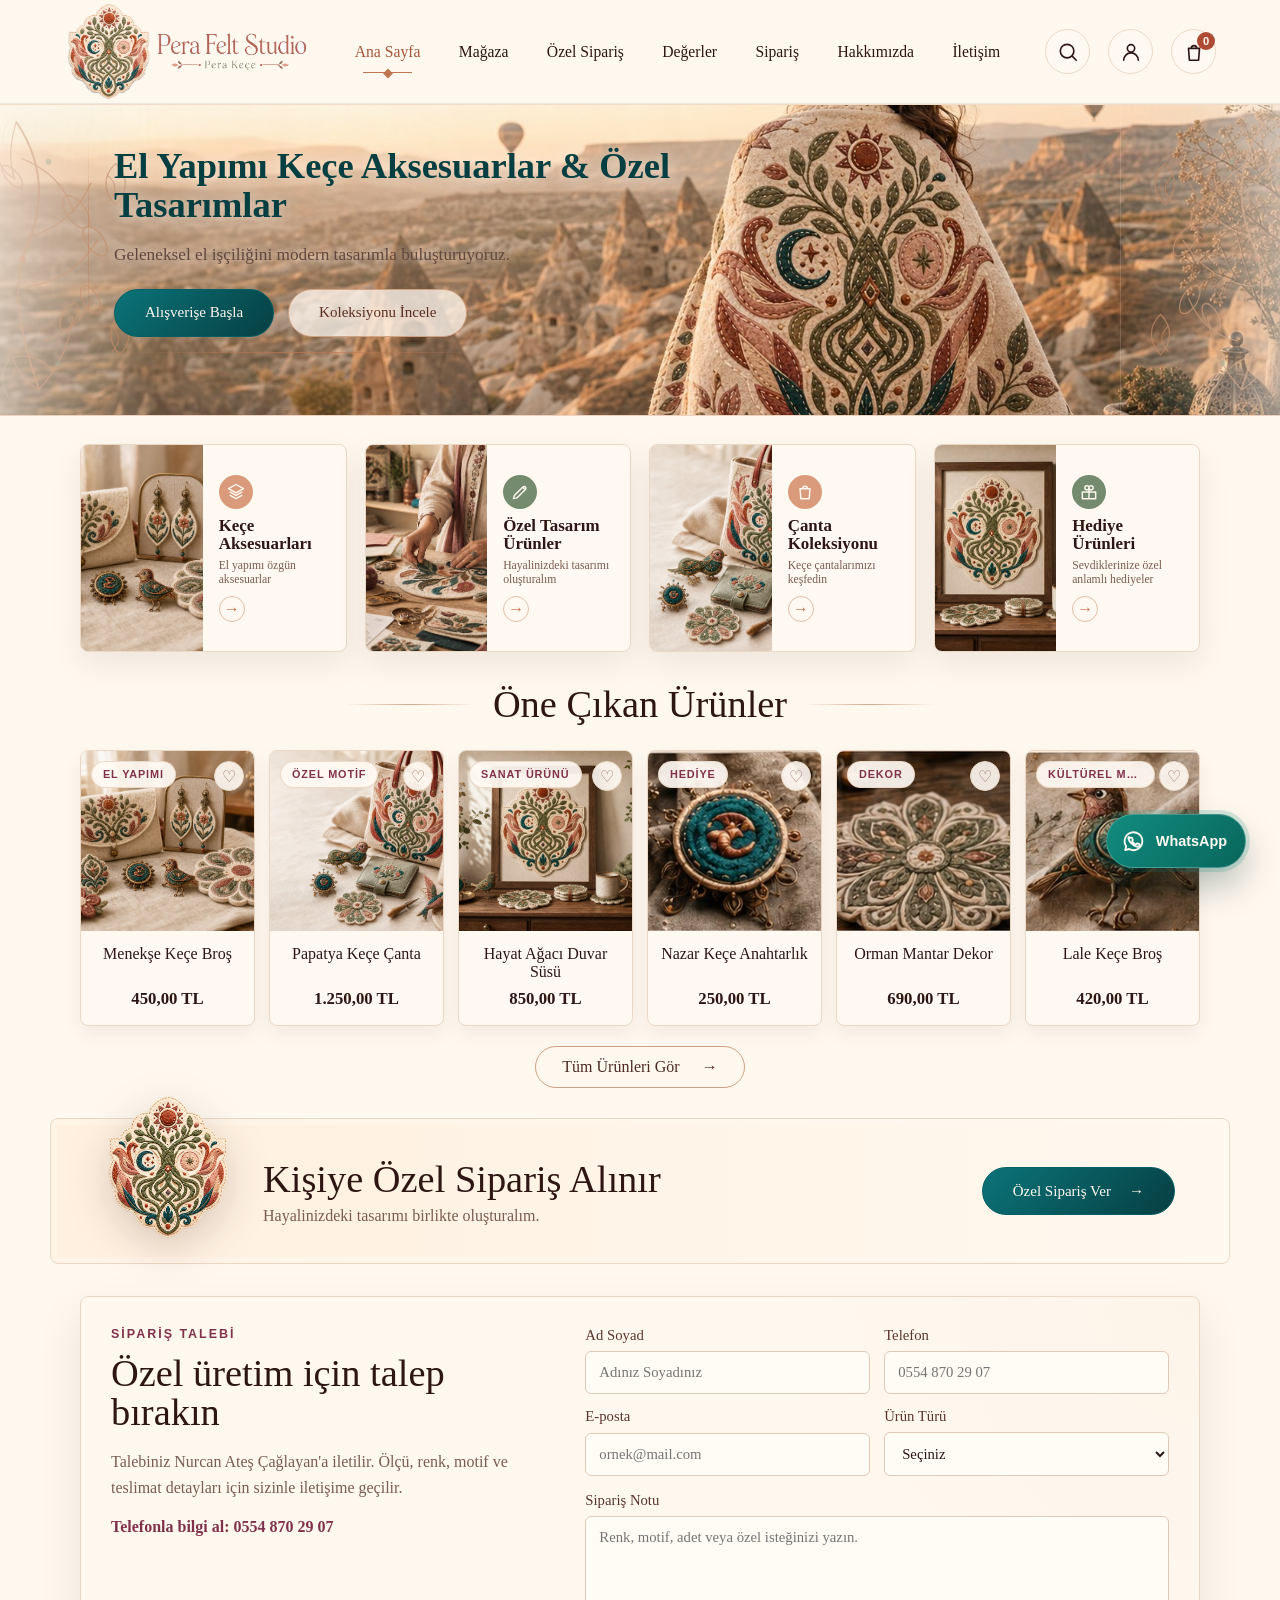
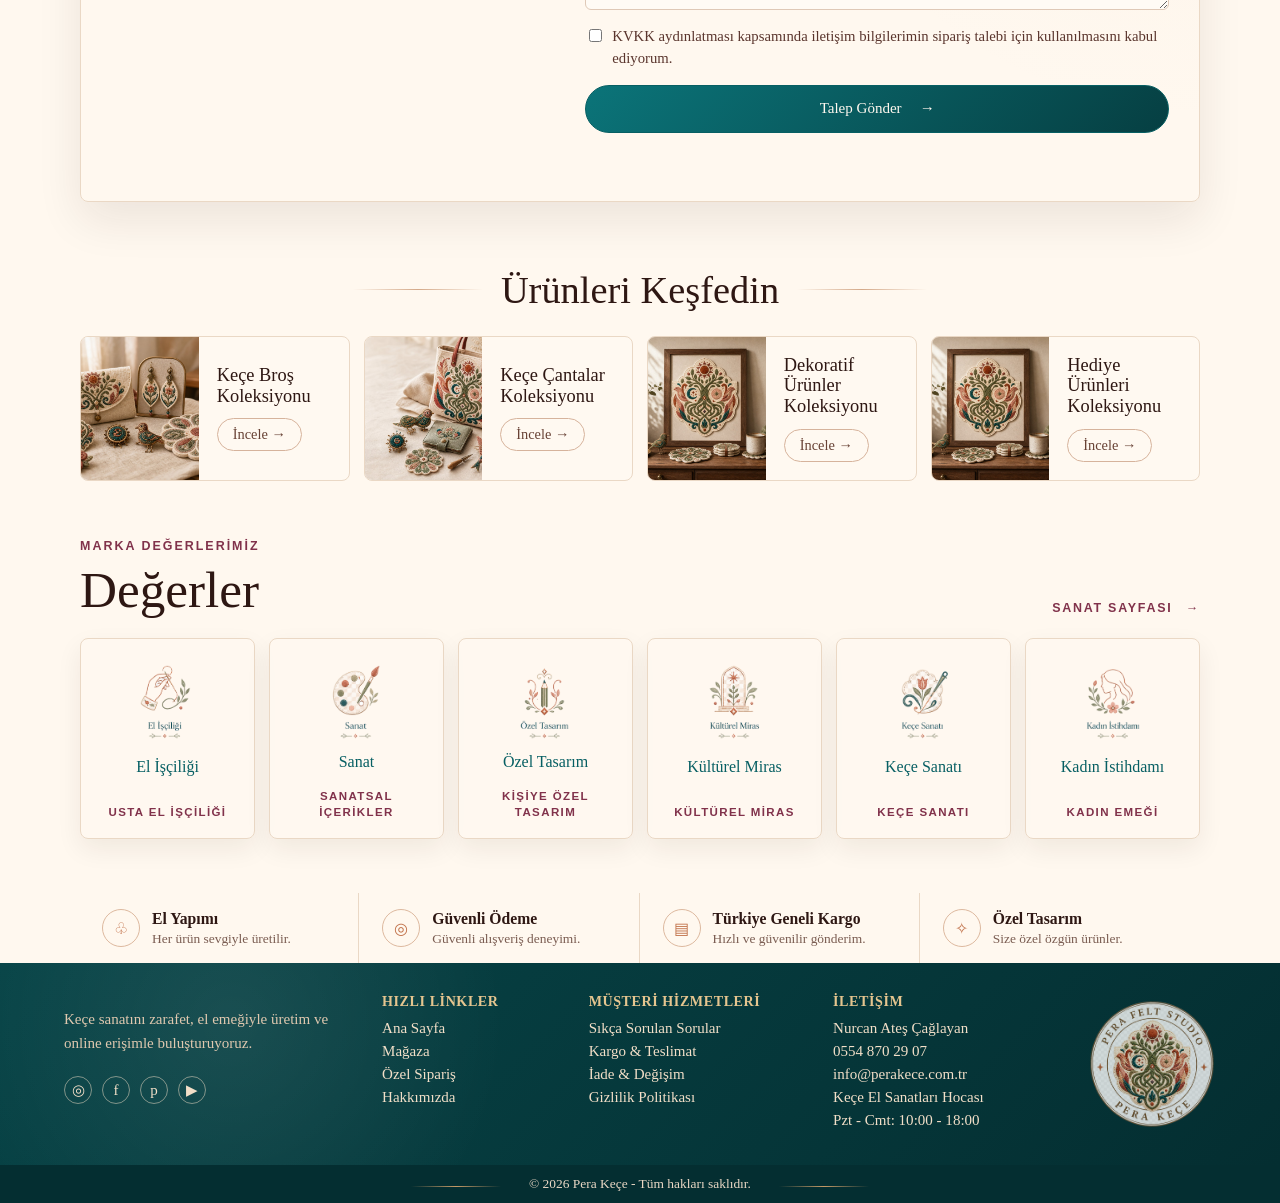
<file: index.html>
<!doctype html>
<html lang="tr">
  <head>
    <meta charset="utf-8" />
    <meta name="viewport" content="width=device-width, initial-scale=1" />
    <title>Pera Keçe | Keçe El Sanatları</title>
    <meta
      name="description"
      content="Pera Keçe; el yapımı keçe aksesuarlar, özel tasarımlar ve keçe sanat ürünleri."
    />
    <link rel="preload" href="assets/cappadocia-shawl-hero.jpg" as="image" />
    <link rel="stylesheet" href="styles.css" />
  </head>
  <body>
    <header class="site-header" data-header>
      <a class="brand" href="#anasayfa" aria-label="Pera Keçe ana sayfa">
        <img src="assets/logo-horizontal-crop.png" alt="Pera Felt Studio Pera Keçe" />
      </a>

      <button class="menu-toggle" type="button" aria-label="Menüyü aç" aria-expanded="false" data-menu-toggle>
        <span></span>
        <span></span>
        <span></span>
      </button>

      <nav class="main-nav" data-nav aria-label="Ana menü">
        <a href="#anasayfa" aria-current="page">Ana Sayfa</a>
        <a href="#magaza">Mağaza</a>
        <a href="#tasarim">Özel Sipariş</a>
        <a href="#degerler">Değerler</a>
        <a href="#siparis">Sipariş</a>
        <a href="#hakkimizda">Hakkımızda</a>
        <a href="#iletisim">İletişim</a>
      </nav>

      <div class="header-actions" aria-label="Hızlı işlemler">
        <button type="button" aria-label="Arama">
          <svg viewBox="0 0 24 24" aria-hidden="true"><path d="m21 21-4.7-4.7m2.1-5.3a7.4 7.4 0 1 1-14.8 0 7.4 7.4 0 0 1 14.8 0Z" /></svg>
        </button>
        <button type="button" aria-label="Hesabım">
          <svg viewBox="0 0 24 24" aria-hidden="true"><path d="M20 21a8 8 0 0 0-16 0m12-13a4 4 0 1 1-8 0 4 4 0 0 1 8 0Z" /></svg>
        </button>
        <button class="cart-button" type="button" aria-label="Sepet">
          <svg viewBox="0 0 24 24" aria-hidden="true"><path d="M6 8h12l-1 13H7L6 8Zm3 0a3 3 0 0 1 6 0" /></svg>
          <span data-cart-count>0</span>
        </button>
      </div>
    </header>

    <main>
      <section class="hero" id="anasayfa">
        <img src="assets/cappadocia-shawl-hero.jpg" alt="Kapadokya'da işlemeli keçe şal taşıyan kadın" />
        <div class="hero-copy reveal">
          <h1>El Yapımı Keçe Aksesuarlar & Özel Tasarımlar</h1>
          <p>Geleneksel el işçiliğini modern tasarımla buluşturuyoruz.</p>
          <div class="hero-actions">
            <a class="button button-primary" href="#magaza">Alışverişe Başla</a>
            <a class="button button-ghost" href="#urunler">Koleksiyonu İncele</a>
          </div>
        </div>
      </section>

      <section class="shop-cards" id="magaza">
        <a class="shop-card reveal" href="#urunler">
          <img src="assets/premium-accessories.jpg" alt="Keçe aksesuarları" />
          <div class="shop-card-copy">
            <span class="shop-icon">
              <svg viewBox="0 0 24 24" aria-hidden="true"><path d="M12 3 3 8l9 5 9-5-9-5Zm-7 9 7 4 7-4M5 16l7 4 7-4" /></svg>
            </span>
            <h2>Keçe Aksesuarları</h2>
            <p>El yapımı özgün aksesuarlar</p>
            <span class="mini-arrow">→</span>
          </div>
        </a>

        <a class="shop-card reveal delay-1" href="#tasarim">
          <img src="assets/premium-atelier.jpg" alt="Özel tasarım keçe ürünler" />
          <div class="shop-card-copy">
            <span class="shop-icon green">
              <svg viewBox="0 0 24 24" aria-hidden="true"><path d="m4 20 4.5-1 10-10a2.1 2.1 0 0 0-3-3l-10 10L4 20Zm12-13 1 1" /></svg>
            </span>
            <h2>Özel Tasarım Ürünler</h2>
            <p>Hayalinizdeki tasarımı oluşturalım</p>
            <span class="mini-arrow">→</span>
          </div>
        </a>

        <a class="shop-card reveal delay-2" href="#koleksiyonlar">
          <img src="assets/premium-hero.jpg" alt="Keçe çanta koleksiyonu" />
          <div class="shop-card-copy">
            <span class="shop-icon">
              <svg viewBox="0 0 24 24" aria-hidden="true"><path d="M6 8h12l-1 12H7L6 8Zm3 0a3 3 0 0 1 6 0" /></svg>
            </span>
            <h2>Çanta Koleksiyonu</h2>
            <p>Keçe çantalarımızı keşfedin</p>
            <span class="mini-arrow">→</span>
          </div>
        </a>

        <a class="shop-card reveal delay-3" href="#koleksiyonlar">
          <img src="assets/premium-home.jpg" alt="Hediye ürünleri" />
          <div class="shop-card-copy">
            <span class="shop-icon green">
              <svg viewBox="0 0 24 24" aria-hidden="true"><path d="M20 12v8H4v-8m16 0H4m8 8V7m-5 0a2.5 2.5 0 0 0 5 0 2.5 2.5 0 0 0-5 0Zm5 0a2.5 2.5 0 1 1 5 0 2.5 2.5 0 0 1-5 0Z" /></svg>
            </span>
            <h2>Hediye Ürünleri</h2>
            <p>Sevdiklerinize özel anlamlı hediyeler</p>
            <span class="mini-arrow">→</span>
          </div>
        </a>
      </section>

      <section class="featured section-shell" id="urunler">
        <div class="ornament-title">
          <span></span>
          <h2>Öne Çıkan Ürünler</h2>
          <span></span>
        </div>

        <div class="product-grid" data-products-grid data-products-limit="6">
          <article class="product-card reveal">
            <button class="heart" type="button" aria-label="Favoriye ekle">♡</button>
            <img src="assets/premium-accessories.jpg" alt="Menekşe keçe broş" />
            <h3>Menekşe Keçe Broş</h3>
            <strong>450,00 TL</strong>
          </article>
          <article class="product-card reveal delay-1">
            <button class="heart" type="button" aria-label="Favoriye ekle">♡</button>
            <img src="assets/premium-hero.jpg" alt="Papatya keçe çanta" />
            <h3>Papatya Keçe Çanta</h3>
            <strong>1.250,00 TL</strong>
          </article>
          <article class="product-card reveal delay-2">
            <button class="heart" type="button" aria-label="Favoriye ekle">♡</button>
            <img src="assets/premium-home.jpg" alt="Hayat ağacı duvar süsü" />
            <h3>Hayat Ağacı Duvar Süsü</h3>
            <strong>850,00 TL</strong>
          </article>
          <article class="product-card reveal">
            <button class="heart" type="button" aria-label="Favoriye ekle">♡</button>
            <img src="assets/product-bros.jpg" alt="Nazar keçe anahtarlık" />
            <h3>Nazar Keçe Anahtarlık</h3>
            <strong>250,00 TL</strong>
          </article>
          <article class="product-card reveal delay-1">
            <button class="heart" type="button" aria-label="Favoriye ekle">♡</button>
            <img src="assets/product-coaster.jpg" alt="Orman mantar dekor" />
            <h3>Orman Mantar Dekor</h3>
            <strong>690,00 TL</strong>
          </article>
          <article class="product-card reveal delay-2">
            <button class="heart" type="button" aria-label="Favoriye ekle">♡</button>
            <img src="assets/product-bird.jpg" alt="Lale keçe broş" />
            <h3>Lale Keçe Broş</h3>
            <strong>420,00 TL</strong>
          </article>
        </div>

        <a class="all-products" href="#koleksiyonlar">Tüm Ürünleri Gör <span>→</span></a>
      </section>

      <section class="custom-banner" id="tasarim">
        <img src="assets/logo-emblem-crop.png" alt="" aria-hidden="true" />
        <div>
          <h2>Kişiye Özel Sipariş Alınır</h2>
          <p>Hayalinizdeki tasarımı birlikte oluşturalım.</p>
        </div>
        <a class="button button-primary" href="#siparis">Özel Sipariş Ver <span>→</span></a>
      </section>

      <section class="order-section section-shell" id="siparis">
        <div class="order-panel">
          <div class="order-copy">
            <div class="section-kicker">Sipariş Talebi</div>
            <h2>Özel üretim için talep bırakın</h2>
            <p>Talebiniz Nurcan Ateş Çağlayan'a iletilir. Ölçü, renk, motif ve teslimat detayları için sizinle iletişime geçilir.</p>
            <a class="text-call" href="tel:+905548702907">Telefonla bilgi al: 0554 870 29 07</a>
          </div>

          <form class="order-form" data-order-form>
            <div class="form-grid">
              <label>
                Ad Soyad
                <input name="customer_name" autocomplete="name" required placeholder="Adınız Soyadınız" />
              </label>
              <label>
                Telefon
                <input name="phone" autocomplete="tel" required placeholder="0554 870 29 07" />
              </label>
              <label>
                E-posta
                <input name="email" type="email" autocomplete="email" placeholder="ornek@mail.com" />
              </label>
              <label>
                Ürün Türü
                <select name="product_type" required>
                  <option value="">Seçiniz</option>
                  <option>Keçe aksesuar</option>
                  <option>Keçe çanta</option>
                  <option>Dekoratif ürün</option>
                  <option>Özel tasarım</option>
                  <option>Hediye ürün</option>
                </select>
              </label>
            </div>
            <label>
              Sipariş Notu
              <textarea name="note" rows="4" placeholder="Renk, motif, adet veya özel isteğinizi yazın."></textarea>
            </label>
            <label class="consent-line">
              <input name="consent_kvkk" type="checkbox" required />
              KVKK aydınlatması kapsamında iletişim bilgilerimin sipariş talebi için kullanılmasını kabul ediyorum.
            </label>
            <button class="button button-primary" type="submit">Talep Gönder <span>→</span></button>
            <p class="form-status" data-order-status role="status" aria-live="polite"></p>
          </form>
        </div>
      </section>

      <section class="discover section-shell" id="koleksiyonlar">
        <div class="ornament-title">
          <span></span>
          <h2>Ürünleri Keşfedin</h2>
          <span></span>
        </div>

        <div class="discover-grid">
          <a class="discover-card reveal" href="#urunler">
            <img src="assets/premium-accessories.jpg" alt="Keçe broş koleksiyonu" />
            <div>
              <h3>Keçe Broş Koleksiyonu</h3>
              <span>İncele →</span>
            </div>
          </a>
          <a class="discover-card reveal delay-1" href="#urunler">
            <img src="assets/premium-hero.jpg" alt="Keçe çantalar koleksiyonu" />
            <div>
              <h3>Keçe Çantalar Koleksiyonu</h3>
              <span>İncele →</span>
            </div>
          </a>
          <a class="discover-card reveal delay-2" href="#urunler">
            <img src="assets/premium-home.jpg" alt="Dekoratif ürünler koleksiyonu" />
            <div>
              <h3>Dekoratif Ürünler Koleksiyonu</h3>
              <span>İncele →</span>
            </div>
          </a>
          <a class="discover-card reveal delay-3" href="#urunler">
            <img src="assets/premium-home.jpg" alt="Hediye ürünleri koleksiyonu" />
            <div>
              <h3>Hediye Ürünleri Koleksiyonu</h3>
              <span>İncele →</span>
            </div>
          </a>
        </div>
      </section>

      <section class="values-section section-shell" id="degerler">
        <div class="section-kicker">Marka Değerlerimiz</div>
        <div class="values-head">
          <h2>Değerler</h2>
          <a href="sanat.html">Sanat Sayfası <span>→</span></a>
        </div>

        <div class="values-grid">
          <a class="value-card reveal" href="#hakkimizda">
            <img src="assets/value-handwork.png" alt="El işçiliği" />
            <span>El İşçiliği</span>
            <strong>Usta El İşçiliği</strong>
          </a>
          <a class="value-card reveal delay-1" href="sanat.html">
            <img src="assets/value-art.png" alt="Sanat" />
            <span>Sanat</span>
            <strong>Sanatsal İçerikler</strong>
          </a>
          <a class="value-card reveal delay-2" href="#tasarim">
            <img src="assets/value-custom.png" alt="Özel tasarım" />
            <span>Özel Tasarım</span>
            <strong>Kişiye Özel Tasarım</strong>
          </a>
          <a class="value-card reveal" href="#hakkimizda">
            <img src="assets/value-heritage.png" alt="Kültürel miras" />
            <span>Kültürel Miras</span>
            <strong>Kültürel Miras</strong>
          </a>
          <a class="value-card reveal delay-1" href="sanat.html">
            <img src="assets/value-felt.png" alt="Keçe sanatı" />
            <span>Keçe Sanatı</span>
            <strong>Keçe Sanatı</strong>
          </a>
          <a class="value-card reveal delay-2" href="#iletisim">
            <img src="assets/value-women.png" alt="Kadın istihdamı" />
            <span>Kadın İstihdamı</span>
            <strong>Kadın Emeği</strong>
          </a>
        </div>
      </section>

      <section class="service-row" id="hakkimizda">
        <article>
          <span>♧</span>
          <h3>El Yapımı</h3>
          <p>Her ürün sevgiyle üretilir.</p>
        </article>
        <article>
          <span>◎</span>
          <h3>Güvenli Ödeme</h3>
          <p>Güvenli alışveriş deneyimi.</p>
        </article>
        <article>
          <span>▤</span>
          <h3>Türkiye Geneli Kargo</h3>
          <p>Hızlı ve güvenilir gönderim.</p>
        </article>
        <article>
          <span>✧</span>
          <h3>Özel Tasarım</h3>
          <p>Size özel özgün ürünler.</p>
        </article>
      </section>
    </main>

    <footer class="site-footer" id="iletisim">
      <div class="footer-brand">
        <p>Keçe sanatını zarafet, el emeğiyle üretim ve online erişimle buluşturuyoruz.</p>
        <div class="socials" aria-label="Sosyal medya">
          <span>◎</span><span>f</span><span>p</span><span>▶</span>
        </div>
      </div>
      <div>
        <h3>Hızlı Linkler</h3>
        <a href="#anasayfa">Ana Sayfa</a>
        <a href="#magaza">Mağaza</a>
        <a href="#tasarim">Özel Sipariş</a>
        <a href="#hakkimizda">Hakkımızda</a>
      </div>
      <div>
        <h3>Müşteri Hizmetleri</h3>
        <a href="#iletisim">Sıkça Sorulan Sorular</a>
        <a href="#iletisim">Kargo & Teslimat</a>
        <a href="#iletisim">İade & Değişim</a>
        <a href="#iletisim">Gizlilik Politikası</a>
      </div>
      <div>
        <h3>İletişim</h3>
        <span>Nurcan Ateş Çağlayan</span>
        <a href="tel:+905548702907">0554 870 29 07</a>
        <a href="mailto:info@perakece.com.tr">info@perakece.com.tr</a>
        <span>Keçe El Sanatları Hocası</span>
        <span>Pzt - Cmt: 10:00 - 18:00</span>
      </div>
      <img class="footer-seal" src="assets/logo-seal-crop.png" alt="Pera Felt Studio mührü" />
    </footer>

    <div class="copyright">
      <span></span>
      © 2026 Pera Keçe - Tüm hakları saklıdır.
      <span></span>
    </div>

    <a
      class="whatsapp-float"
      href="https://wa.me/905548702907?text=Merhaba%20Pera%20Ke%C3%A7e%2C%20sipari%C5%9F%20hakk%C4%B1nda%20bilgi%20almak%20istiyorum."
      target="_blank"
      rel="noopener"
      aria-label="WhatsApp ile iletişime geç"
    >
      <svg viewBox="0 0 24 24" aria-hidden="true">
        <path d="M20.5 11.8a8.5 8.5 0 0 1-12.7 7.4L4 20.2l1-3.7a8.5 8.5 0 1 1 15.5-4.7Z" />
        <path d="M8.8 8.7c.2-.5.4-.5.7-.5h.5c.2 0 .4 0 .6.4l.7 1.7c.1.2.1.4 0 .6l-.4.6c-.1.1-.2.3-.1.5.3.5.8 1.2 1.4 1.7.7.6 1.4.9 1.9 1.1.2.1.4 0 .5-.1l.7-.8c.2-.2.4-.2.6-.1l1.7.8c.3.1.4.3.4.5-.1.6-.4 1.3-.9 1.6-.5.4-1.4.4-2.4.1-1.8-.5-3.3-1.5-4.7-2.9-1.2-1.2-2.2-2.7-2.7-4.2-.3-.8-.3-1.5.1-2Z" />
      </svg>
      <span>WhatsApp</span>
    </a>

    <script src="supabase-config.js"></script>
    <script src="products.js"></script>
    <script src="script.js"></script>
    <script type="module" src="commerce.js"></script>
  </body>
</html>
</file>
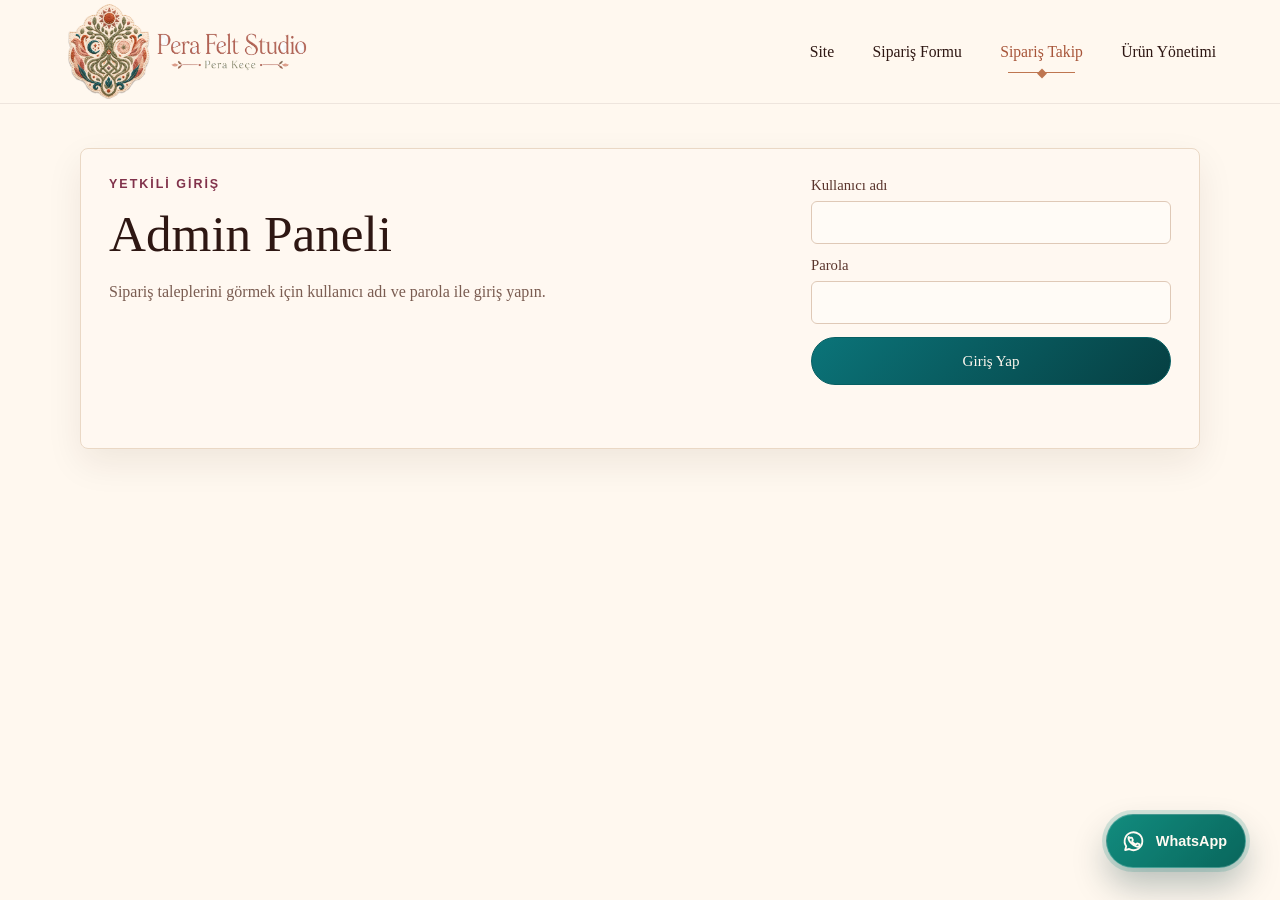
<file: admin.html>
<!doctype html>
<html lang="tr">
  <head>
    <meta charset="utf-8" />
    <meta name="viewport" content="width=device-width, initial-scale=1" />
    <title>Pera Keçe | Sipariş Takip</title>
    <link rel="stylesheet" href="styles.css" />
  </head>
  <body class="admin-page">
    <header class="site-header">
      <a class="brand" href="index.html#anasayfa" aria-label="Pera Keçe ana sayfa">
        <img src="assets/logo-horizontal-crop.png" alt="Pera Felt Studio Pera Keçe" />
      </a>
      <nav class="main-nav" aria-label="Admin menü">
        <a href="index.html#anasayfa">Site</a>
        <a href="index.html#siparis">Sipariş Formu</a>
        <a href="#siparisler" aria-current="page">Sipariş Takip</a>
        <a href="#urun-yonetimi">Ürün Yönetimi</a>
      </nav>
    </header>

    <main class="admin-shell">
      <section class="admin-login-card" data-admin-login>
        <div>
          <div class="section-kicker">Yetkili Giriş</div>
          <h1>Admin Paneli</h1>
          <p>Sipariş taleplerini görmek için kullanıcı adı ve parola ile giriş yapın.</p>
        </div>
        <form class="admin-login-form" data-admin-login-form>
          <label>
            Kullanıcı adı
            <input type="text" name="username" autocomplete="username" required />
          </label>
          <label>
            Parola
            <input type="password" name="password" autocomplete="current-password" required />
          </label>
          <button class="button button-primary" type="submit">Giriş Yap</button>
          <p class="form-status" data-admin-login-status aria-live="polite"></p>
        </form>
      </section>

      <div data-admin-content hidden>
        <section class="admin-hero">
          <div>
            <div class="section-kicker">Yönetim Zemini</div>
            <h1>Sipariş Takip</h1>
            <p>Supabase bilgileri eklenirse yeni talepler burada listelenir. Güvenli varsayılan ayarda müşteri verilerini anon kullanıcılar okuyamaz; gerçek takip için Supabase Dashboard kullanılır.</p>
          </div>
          <div class="admin-hero-actions">
            <a class="button button-primary" href="index.html#siparis">Formu Aç</a>
            <button class="button button-ghost" type="button" data-admin-logout>Çıkış Yap</button>
          </div>
        </section>

        <section class="admin-card" id="siparisler">
          <div class="admin-toolbar">
            <div>
              <h2>Son Talepler</h2>
              <p data-admin-status>Yükleniyor...</p>
            </div>
            <button class="button button-ghost" type="button" data-export-orders>CSV Al</button>
          </div>
          <div class="orders-table-wrap">
            <table class="orders-table">
              <thead>
                <tr>
                  <th>Tarih</th>
                  <th>Müşteri</th>
                  <th>Telefon</th>
                  <th>Ürün</th>
                  <th>Durum</th>
                  <th>Not</th>
                </tr>
              </thead>
              <tbody data-orders-body>
                <tr><td colspan="6">Henüz kayıt yok.</td></tr>
              </tbody>
            </table>
          </div>
        </section>

        <section class="admin-card product-admin-card" id="urun-yonetimi">
          <div class="admin-toolbar">
            <div>
              <h2>Ürün Yönetimi</h2>
              <p>Şablonu bozmadan ürün adı, fotoğraf, fiyat ve indirim bilgisi girin.</p>
            </div>
            <a class="button button-ghost" href="index.html#urunler" target="_blank" rel="noopener">Mağazada Gör</a>
          </div>

          <form class="product-admin-form" data-product-form>
            <input type="hidden" name="product_id" />
            <div class="product-image-field">
              <label>
                Ürün Fotoğrafı
                <input type="file" name="image_file" accept="image/*" data-product-image />
              </label>
              <div class="product-image-preview" data-product-image-preview>
                <span>Fotoğraf önizleme</span>
              </div>
            </div>

            <div class="form-grid">
              <label>
                Ürün Adı
                <input name="name" required placeholder="Örn: Lale Keçe Broş" />
              </label>
              <label>
                Kategori
                <select name="category" required>
                  <option>Keçe Aksesuar</option>
                  <option>Keçe Çanta</option>
                  <option>Dekoratif Ürün</option>
                  <option>Hediye Ürünleri</option>
                  <option>Özel Tasarım</option>
                </select>
              </label>
              <label>
                Fiyat
                <input name="price" inputmode="decimal" required placeholder="450,00" />
              </label>
              <label>
                İndirimli Fiyat
                <input name="discount_price" inputmode="decimal" placeholder="Boş bırakılabilir" />
              </label>
              <label>
                Etiket
                <input name="badge" placeholder="El Yapımı" />
              </label>
              <label>
                Kısa Açıklama
                <input name="short_description" placeholder="Kartta görünecek kısa açıklama" />
              </label>
            </div>

            <label>
              Detay Açıklaması
              <textarea name="description" rows="4" placeholder="Ürün detay sayfasında görünecek metin"></textarea>
            </label>

            <div class="admin-form-actions">
              <button class="button button-primary" type="submit">Ürünü Kaydet</button>
              <button class="button button-ghost" type="button" data-product-reset>Temizle</button>
            </div>
            <p class="form-status" data-product-status aria-live="polite"></p>
          </form>

          <div class="admin-product-list" data-products-admin-list></div>
        </section>

        <section class="admin-card admin-note">
          <h2>Güvenli Kurulum Notu</h2>
          <p>Bu panel statik sitede temel takip zeminidir. Sipariş ve ürün verisini herkesin görebileceği kalıcı yapıya taşımak için Supabase Auth, Database ve Storage bağlanmalıdır.</p>
        </section>
      </div>
    </main>

    <a
      class="whatsapp-float"
      href="https://wa.me/905548702907?text=Merhaba%20Pera%20Ke%C3%A7e%2C%20sipari%C5%9F%20hakk%C4%B1nda%20bilgi%20almak%20istiyorum."
      target="_blank"
      rel="noopener"
      aria-label="WhatsApp ile iletişime geç"
    >
      <svg viewBox="0 0 24 24" aria-hidden="true">
        <path d="M20.5 11.8a8.5 8.5 0 0 1-12.7 7.4L4 20.2l1-3.7a8.5 8.5 0 1 1 15.5-4.7Z" />
        <path d="M8.8 8.7c.2-.5.4-.5.7-.5h.5c.2 0 .4 0 .6.4l.7 1.7c.1.2.1.4 0 .6l-.4.6c-.1.1-.2.3-.1.5.3.5.8 1.2 1.4 1.7.7.6 1.4.9 1.9 1.1.2.1.4 0 .5-.1l.7-.8c.2-.2.4-.2.6-.1l1.7.8c.3.1.4.3.4.5-.1.6-.4 1.3-.9 1.6-.5.4-1.4.4-2.4.1-1.8-.5-3.3-1.5-4.7-2.9-1.2-1.2-2.2-2.7-2.7-4.2-.3-.8-.3-1.5.1-2Z" />
      </svg>
      <span>WhatsApp</span>
    </a>

    <script src="supabase-config.js"></script>
    <script src="products.js"></script>
    <script type="module" src="admin.js"></script>
  </body>
</html>
</file>
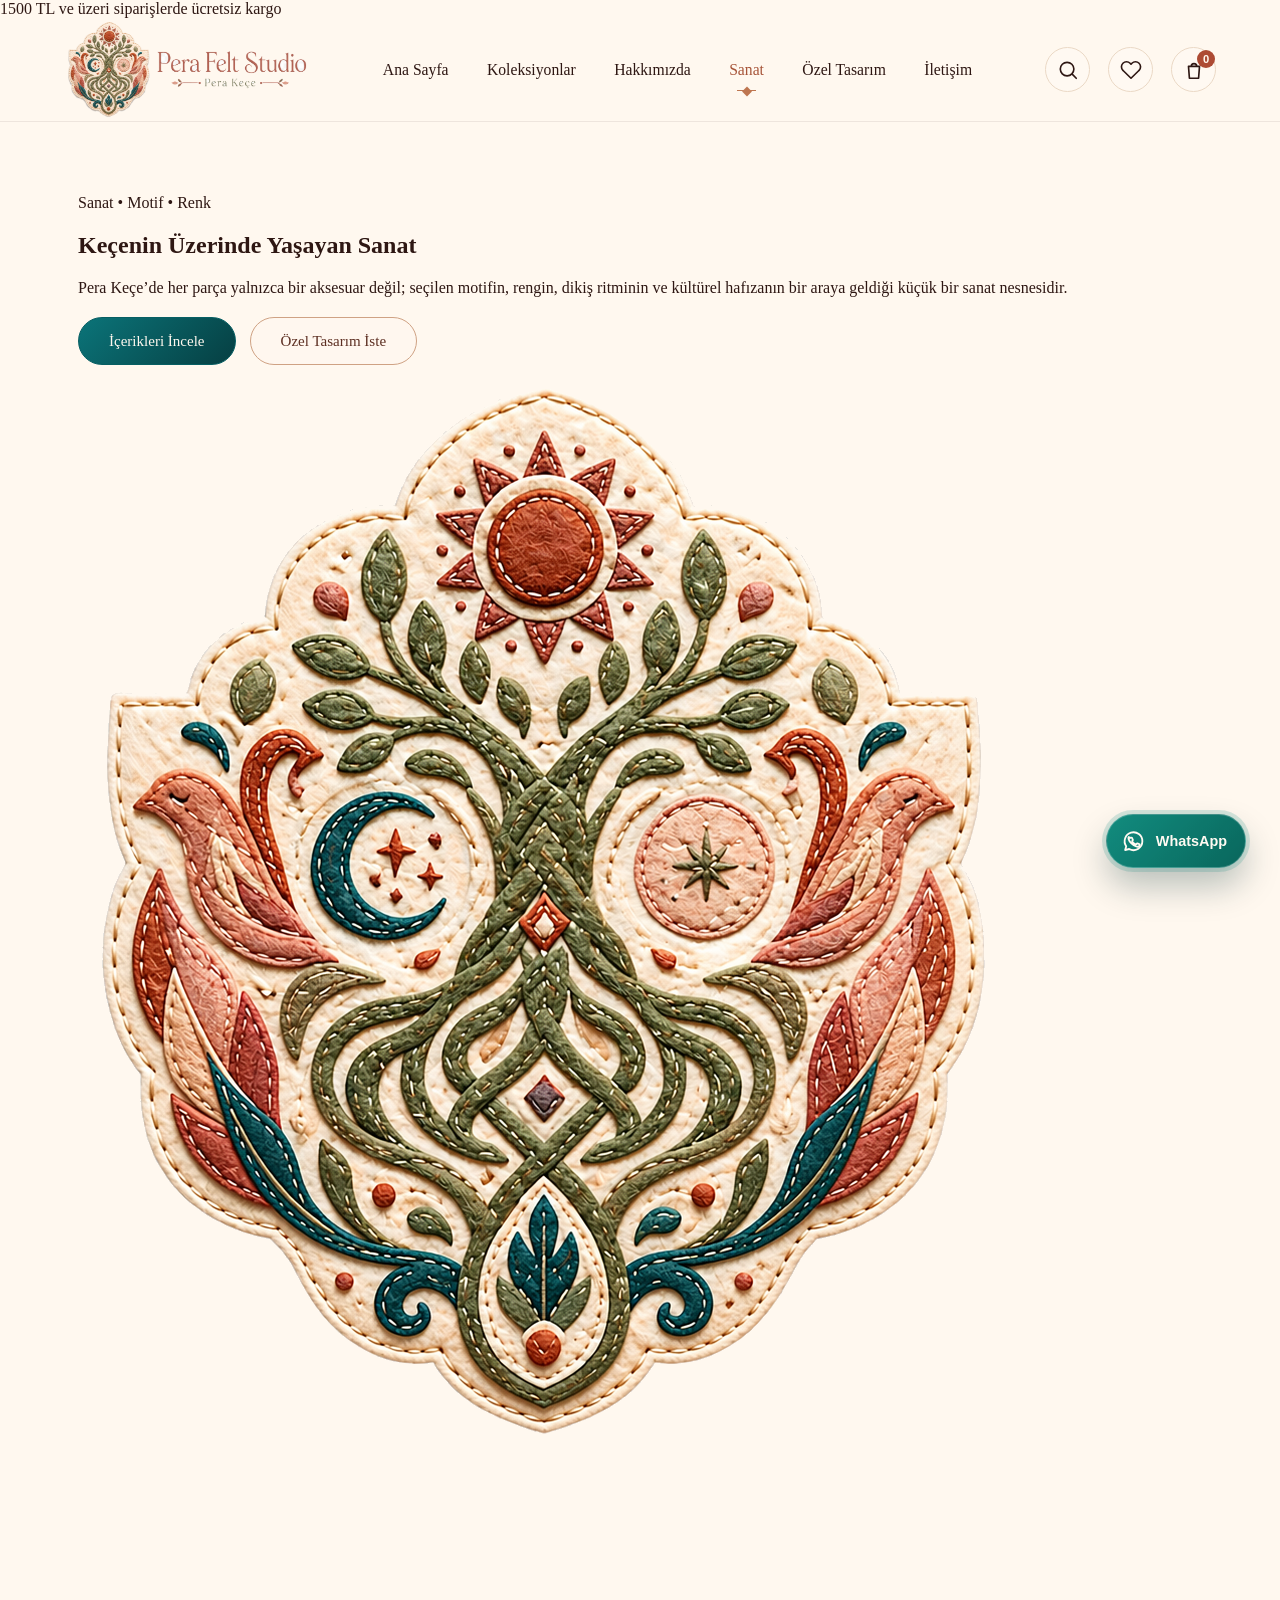
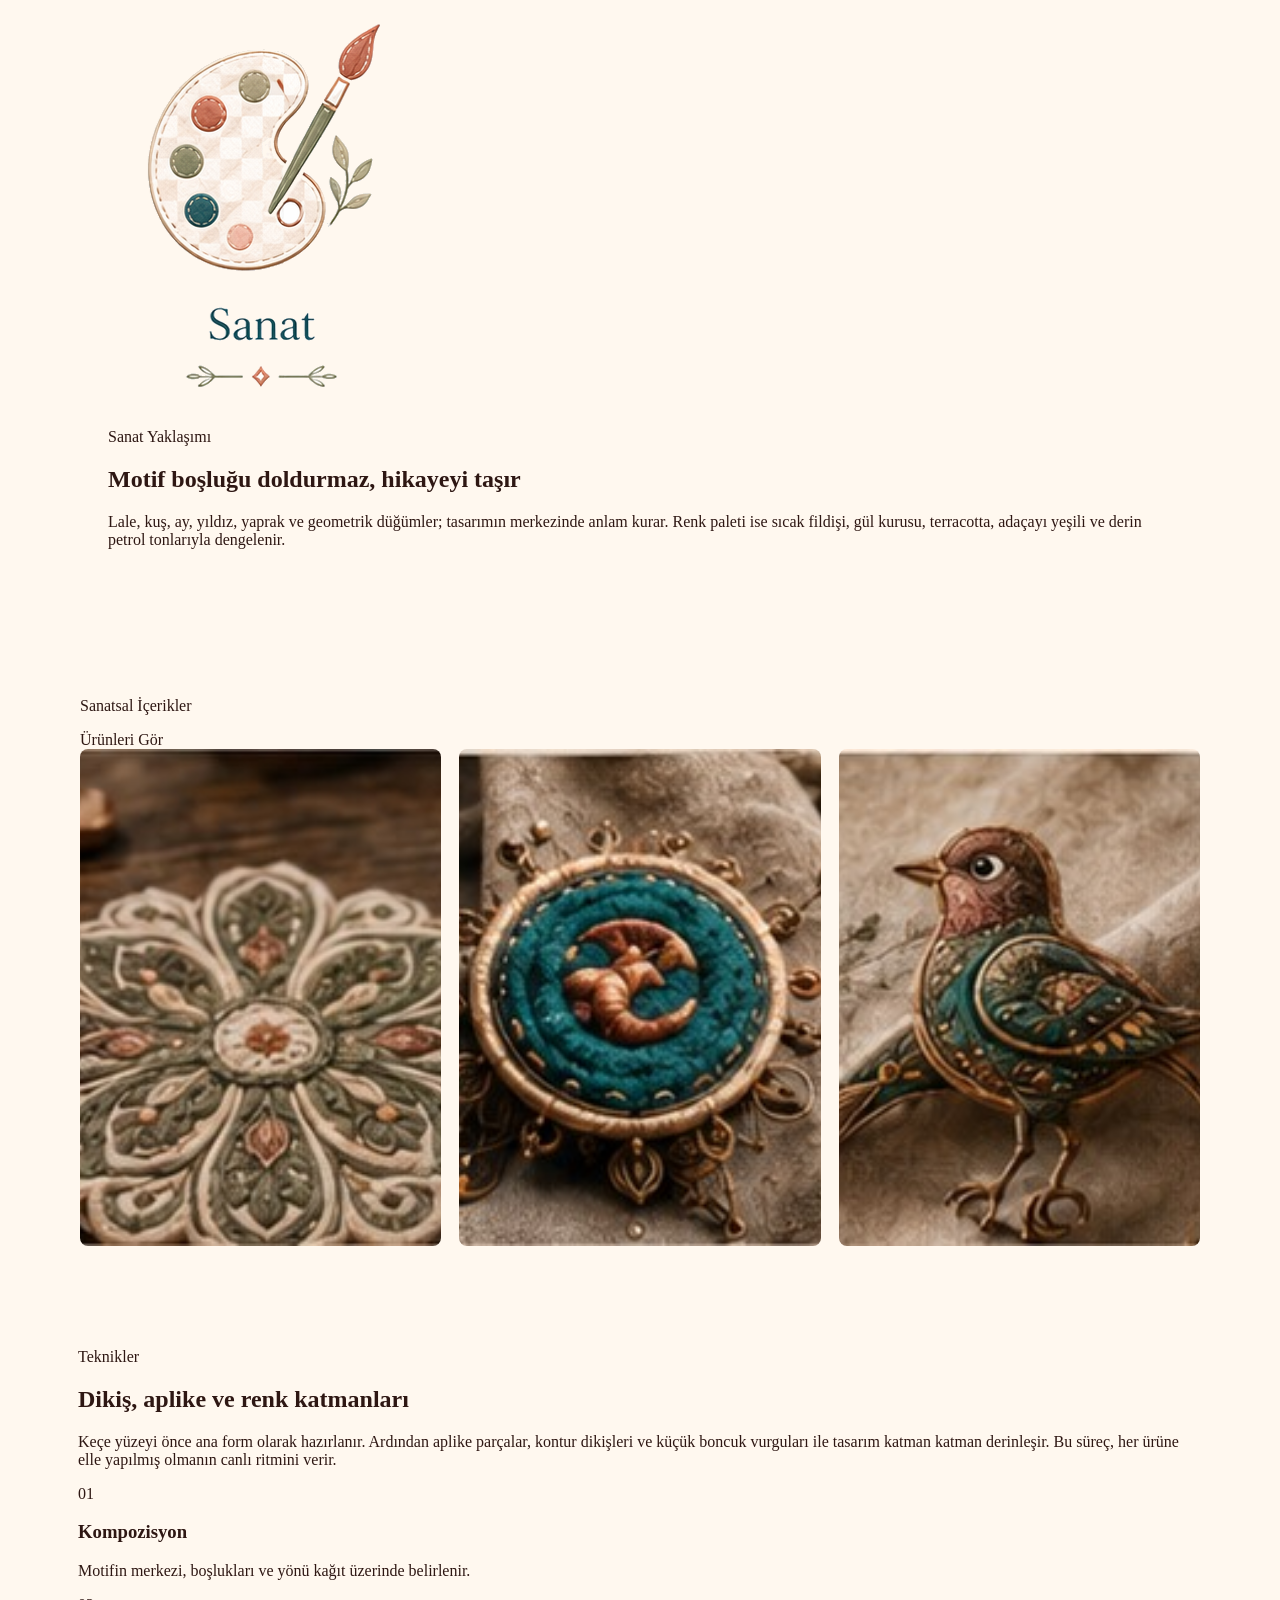
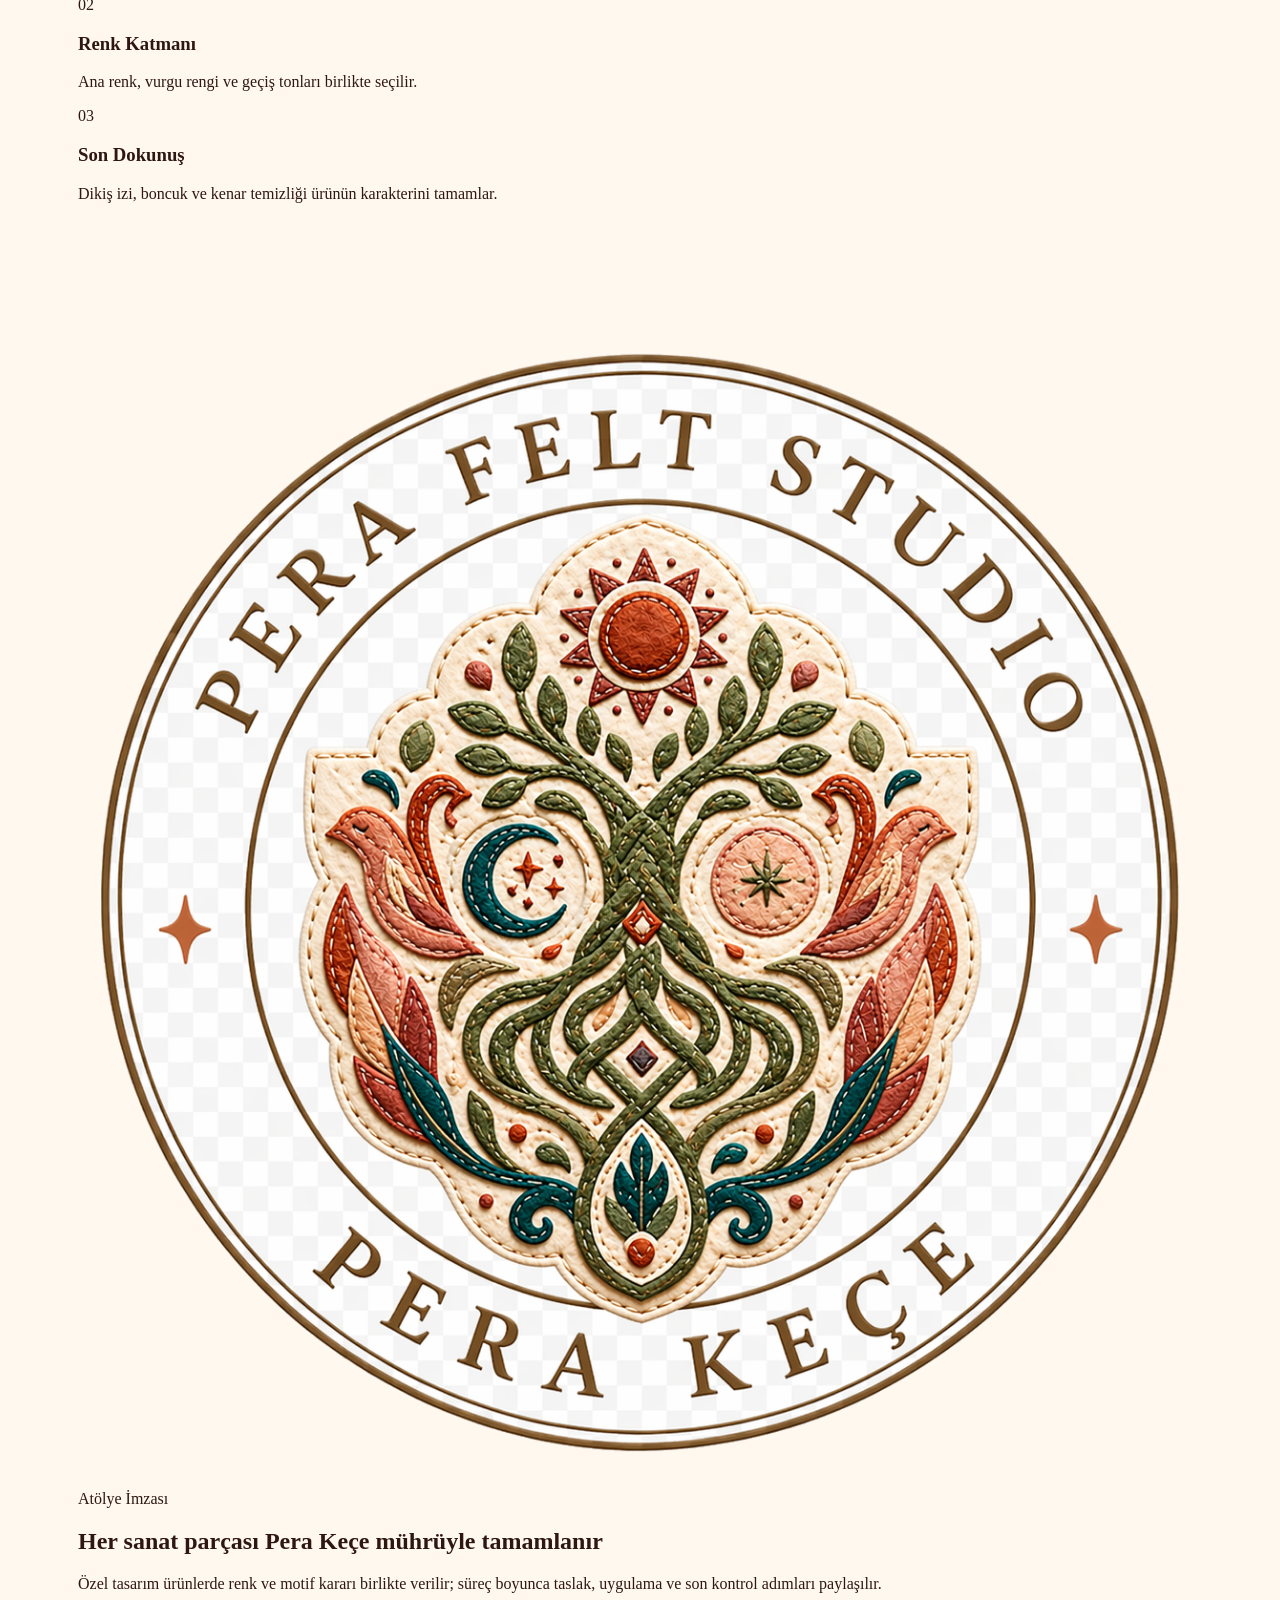
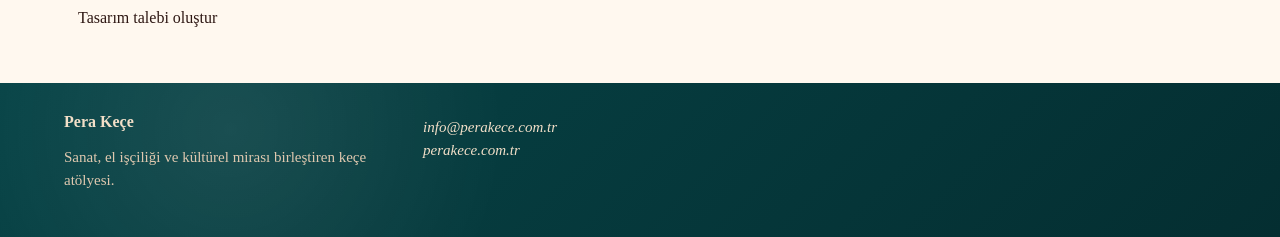
<file: sanat.html>
<!doctype html>
<html lang="tr">
  <head>
    <meta charset="utf-8" />
    <meta name="viewport" content="width=device-width, initial-scale=1" />
    <title>Sanat | Pera Keçe</title>
    <meta
      name="description"
      content="Pera Keçe sanat sayfası; motifler, renk paleti, el işçiliği teknikleri ve keçe sanatına dair koleksiyon içerikleri."
    />
    <link rel="preload" href="assets/logo-emblem-crop.png" as="image" />
    <link rel="stylesheet" href="styles.css" />
  </head>
  <body>
    <div class="shipping-bar" aria-label="Kargo duyurusu">
      <span></span>
      1500 TL ve üzeri siparişlerde ücretsiz kargo
      <span></span>
    </div>

    <header class="site-header" data-header>
      <a class="brand" href="index.html" aria-label="Pera Keçe ana sayfa">
        <img src="assets/logo-horizontal-crop.png" alt="Pera Felt Studio Pera Keçe" />
      </a>

      <button class="menu-toggle" type="button" aria-label="Menüyü aç" aria-expanded="false" data-menu-toggle>
        <span></span>
        <span></span>
        <span></span>
      </button>

      <nav class="main-nav" data-nav aria-label="Ana menü">
        <a href="index.html#anasayfa">Ana Sayfa</a>
        <a href="index.html#koleksiyonlar">Koleksiyonlar</a>
        <a href="index.html#hakkimizda">Hakkımızda</a>
        <a href="sanat.html" aria-current="page">Sanat</a>
        <a href="index.html#tasarim">Özel Tasarım</a>
        <a href="index.html#iletisim">İletişim</a>
      </nav>

      <div class="header-actions" aria-label="Hızlı işlemler">
        <button type="button" aria-label="Arama">
          <svg viewBox="0 0 24 24" aria-hidden="true"><path d="m21 21-4.7-4.7m2.1-5.3a7.4 7.4 0 1 1-14.8 0 7.4 7.4 0 0 1 14.8 0Z" /></svg>
        </button>
        <button type="button" aria-label="Favoriler">
          <svg viewBox="0 0 24 24" aria-hidden="true"><path d="M20.8 4.6a5.5 5.5 0 0 0-7.8 0L12 5.7l-1-1.1a5.5 5.5 0 1 0-7.8 7.8l1 1L12 21l7.8-7.6 1-1a5.5 5.5 0 0 0 0-7.8Z" /></svg>
        </button>
        <button class="cart-button" type="button" aria-label="Sepet">
          <svg viewBox="0 0 24 24" aria-hidden="true"><path d="M6 8h12l-1 13H7L6 8Zm3 0a3 3 0 0 1 6 0" /></svg>
          <span data-cart-count>0</span>
        </button>
      </div>
    </header>

    <main>
      <section class="art-hero">
        <div class="art-hero-copy reveal">
          <p class="eyebrow">Sanat • Motif • Renk</p>
          <h1>Keçenin Üzerinde Yaşayan Sanat</h1>
          <p>
            Pera Keçe’de her parça yalnızca bir aksesuar değil; seçilen motifin,
            rengin, dikiş ritminin ve kültürel hafızanın bir araya geldiği küçük
            bir sanat nesnesidir.
          </p>
          <div class="hero-actions">
            <a class="button button-primary" href="#sanat-koleksiyonu">İçerikleri İncele</a>
            <a class="button button-ghost" href="index.html#tasarim">Özel Tasarım İste</a>
          </div>
        </div>
        <div class="art-hero-mark reveal delay-1">
          <img src="assets/logo-emblem-crop.png" alt="Pera Keçe işlemeli amblem" />
        </div>
      </section>

      <section class="art-intro section-shell">
        <article class="art-note reveal">
          <img src="assets/value-art.png" alt="Sanat" />
          <div>
            <p class="eyebrow">Sanat Yaklaşımı</p>
            <h2>Motif boşluğu doldurmaz, hikayeyi taşır</h2>
            <p>
              Lale, kuş, ay, yıldız, yaprak ve geometrik düğümler; tasarımın
              merkezinde anlam kurar. Renk paleti ise sıcak fildişi, gül kurusu,
              terracotta, adaçayı yeşili ve derin petrol tonlarıyla dengelenir.
            </p>
          </div>
        </article>
      </section>

      <section class="art-gallery section-shell" id="sanat-koleksiyonu">
        <div class="section-heading reveal">
          <p class="eyebrow with-leaf">Sanatsal İçerikler</p>
          <a class="text-link" href="index.html#urunler">Ürünleri Gör</a>
        </div>

        <div class="art-content-grid">
          <article class="art-content-card reveal">
            <img src="assets/product-coaster.jpg" alt="Papatya motifli keçe kompozisyon" />
            <div>
              <p>Motif Analizi</p>
              <h2>Papatya Formunda Simetri</h2>
              <span>Dairesel düzen, sofra objesini küçük bir duvar panosu zarafetine taşır.</span>
            </div>
          </article>
          <article class="art-content-card reveal delay-1">
            <img src="assets/product-bros.jpg" alt="Ay yıldız motifli keçe broş" />
            <div>
              <p>Renk Hikayesi</p>
              <h2>Turkuaz ve Bakır Dengesi</h2>
              <span>Soğuk teal tonları, terracotta ve bakır vurgularla sıcak bir kontrast kurar.</span>
            </div>
          </article>
          <article class="art-content-card reveal delay-2">
            <img src="assets/product-bird.jpg" alt="Kuş motifli keçe broş" />
            <div>
              <p>Figüratif İşleme</p>
              <h2>Kuş Motifinde Hareket</h2>
              <span>Kanat çizgileri ve boncuk detayları figüre hafiflik ve yön hissi verir.</span>
            </div>
          </article>
        </div>
      </section>

      <section class="technique-section">
        <div class="technique-copy reveal">
          <p class="eyebrow">Teknikler</p>
          <h2>Dikiş, aplike ve renk katmanları</h2>
          <p>
            Keçe yüzeyi önce ana form olarak hazırlanır. Ardından aplike parçalar,
            kontur dikişleri ve küçük boncuk vurguları ile tasarım katman katman
            derinleşir. Bu süreç, her ürüne elle yapılmış olmanın canlı ritmini verir.
          </p>
        </div>
        <div class="technique-list">
          <article class="process-step reveal">
            <span>01</span>
            <h3>Kompozisyon</h3>
            <p>Motifin merkezi, boşlukları ve yönü kağıt üzerinde belirlenir.</p>
          </article>
          <article class="process-step reveal delay-1">
            <span>02</span>
            <h3>Renk Katmanı</h3>
            <p>Ana renk, vurgu rengi ve geçiş tonları birlikte seçilir.</p>
          </article>
          <article class="process-step reveal delay-2">
            <span>03</span>
            <h3>Son Dokunuş</h3>
            <p>Dikiş izi, boncuk ve kenar temizliği ürünün karakterini tamamlar.</p>
          </article>
        </div>
      </section>

      <section class="seal-band">
        <img src="assets/logo-seal-crop.png" alt="Pera Felt Studio Pera Keçe mühür logosu" />
        <div class="reveal">
          <p class="eyebrow">Atölye İmzası</p>
          <h2>Her sanat parçası Pera Keçe mührüyle tamamlanır</h2>
          <p>
            Özel tasarım ürünlerde renk ve motif kararı birlikte verilir; süreç
            boyunca taslak, uygulama ve son kontrol adımları paylaşılır.
          </p>
          <a class="text-link" href="index.html#tasarim">Tasarım talebi oluştur</a>
        </div>
      </section>
    </main>

    <footer class="site-footer" id="iletisim">
      <div>
        <strong>Pera Keçe</strong>
        <p>Sanat, el işçiliği ve kültürel mirası birleştiren keçe atölyesi.</p>
      </div>
      <address>
        <a href="mailto:info@perakece.com.tr">info@perakece.com.tr</a>
        <a href="https://perakece.com.tr">perakece.com.tr</a>
      </address>
    </footer>

    <a
      class="whatsapp-float"
      href="https://wa.me/905548702907?text=Merhaba%20Pera%20Ke%C3%A7e%2C%20sipari%C5%9F%20hakk%C4%B1nda%20bilgi%20almak%20istiyorum."
      target="_blank"
      rel="noopener"
      aria-label="WhatsApp ile iletişime geç"
    >
      <svg viewBox="0 0 24 24" aria-hidden="true">
        <path d="M20.5 11.8a8.5 8.5 0 0 1-12.7 7.4L4 20.2l1-3.7a8.5 8.5 0 1 1 15.5-4.7Z" />
        <path d="M8.8 8.7c.2-.5.4-.5.7-.5h.5c.2 0 .4 0 .6.4l.7 1.7c.1.2.1.4 0 .6l-.4.6c-.1.1-.2.3-.1.5.3.5.8 1.2 1.4 1.7.7.6 1.4.9 1.9 1.1.2.1.4 0 .5-.1l.7-.8c.2-.2.4-.2.6-.1l1.7.8c.3.1.4.3.4.5-.1.6-.4 1.3-.9 1.6-.5.4-1.4.4-2.4.1-1.8-.5-3.3-1.5-4.7-2.9-1.2-1.2-2.2-2.7-2.7-4.2-.3-.8-.3-1.5.1-2Z" />
      </svg>
      <span>WhatsApp</span>
    </a>

    <script src="script.js"></script>
  </body>
</html>
</file>
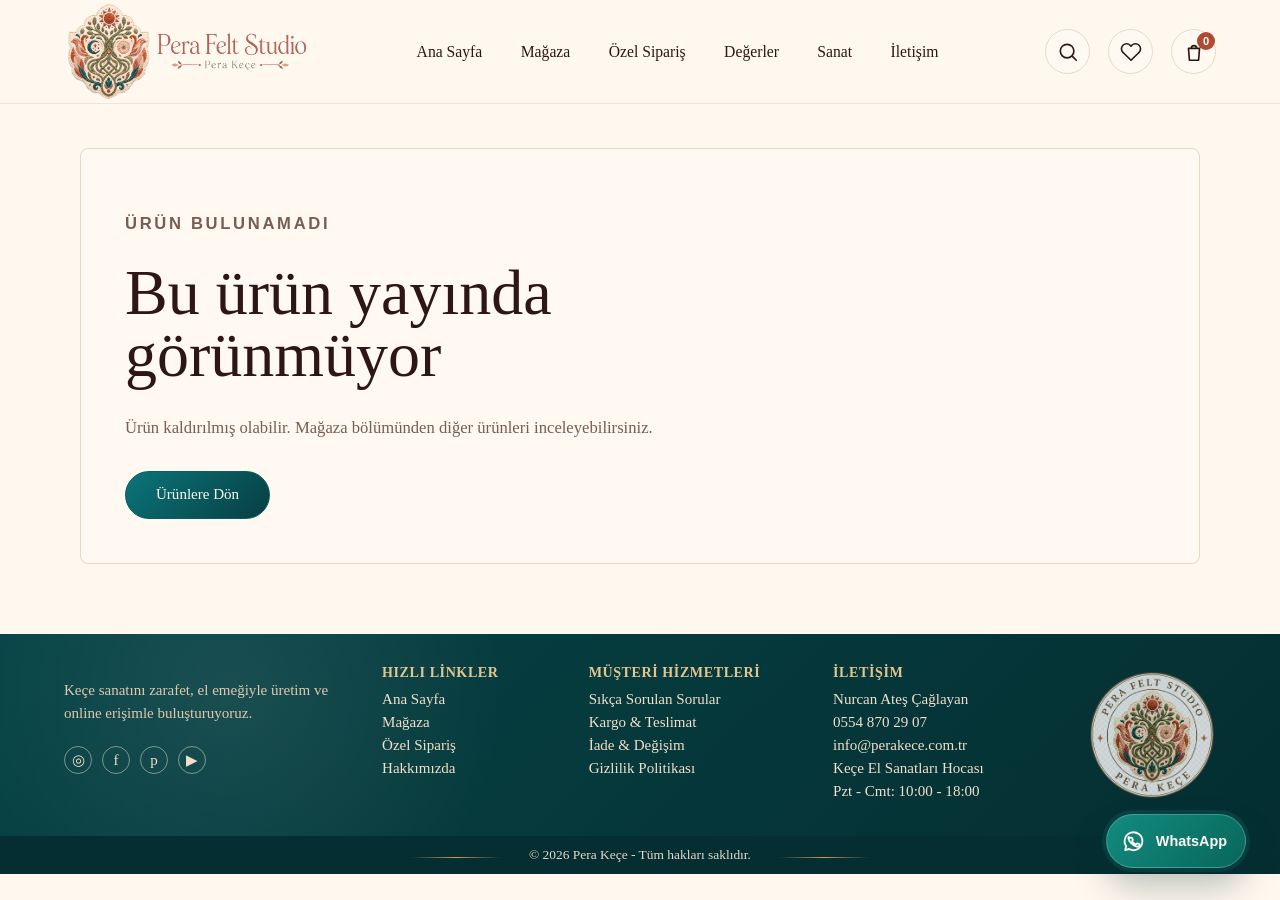
<file: urun.html>
<!doctype html>
<html lang="tr">
  <head>
    <meta charset="utf-8" />
    <meta name="viewport" content="width=device-width, initial-scale=1" />
    <title>Ürün Detayı | Pera Keçe</title>
    <meta name="description" content="Pera Keçe ürün detayı ve özel sipariş talebi." />
    <link rel="stylesheet" href="styles.css" />
  </head>
  <body>
    <header class="site-header" data-header>
      <a class="brand" href="index.html#anasayfa" aria-label="Pera Keçe ana sayfa">
        <img src="assets/logo-horizontal-crop.png" alt="Pera Felt Studio Pera Keçe" />
      </a>

      <button class="menu-toggle" type="button" aria-label="Menüyü aç" aria-expanded="false" data-menu-toggle>
        <span></span>
        <span></span>
        <span></span>
      </button>

      <nav class="main-nav" data-nav aria-label="Ana menü">
        <a href="index.html#anasayfa">Ana Sayfa</a>
        <a href="index.html#magaza">Mağaza</a>
        <a href="index.html#tasarim">Özel Sipariş</a>
        <a href="index.html#degerler">Değerler</a>
        <a href="sanat.html">Sanat</a>
        <a href="index.html#iletisim">İletişim</a>
      </nav>

      <div class="header-actions" aria-label="Hızlı işlemler">
        <button type="button" aria-label="Arama">
          <svg viewBox="0 0 24 24" aria-hidden="true"><path d="m21 21-4.7-4.7m2.1-5.3a7.4 7.4 0 1 1-14.8 0 7.4 7.4 0 0 1 14.8 0Z" /></svg>
        </button>
        <button type="button" aria-label="Favoriler">
          <svg viewBox="0 0 24 24" aria-hidden="true"><path d="M20.8 4.6a5.5 5.5 0 0 0-7.8 0L12 5.7l-1-1.1a5.5 5.5 0 1 0-7.8 7.8l1 1L12 21l7.8-7.6 1-1a5.5 5.5 0 0 0 0-7.8Z" /></svg>
        </button>
        <button class="cart-button" type="button" aria-label="Sepet">
          <svg viewBox="0 0 24 24" aria-hidden="true"><path d="M6 8h12l-1 13H7L6 8Zm3 0a3 3 0 0 1 6 0" /></svg>
          <span data-cart-count>0</span>
        </button>
      </div>
    </header>

    <main class="product-detail-shell" data-product-detail>
      <p class="section-kicker">Ürün Detayı</p>
      <h1>Ürün yükleniyor...</h1>
    </main>

    <footer class="site-footer" id="iletisim">
      <div class="footer-brand">
        <p>Keçe sanatını zarafet, el emeğiyle üretim ve online erişimle buluşturuyoruz.</p>
        <div class="socials" aria-label="Sosyal medya">
          <span>◎</span><span>f</span><span>p</span><span>▶</span>
        </div>
      </div>
      <div>
        <h3>Hızlı Linkler</h3>
        <a href="index.html#anasayfa">Ana Sayfa</a>
        <a href="index.html#magaza">Mağaza</a>
        <a href="index.html#tasarim">Özel Sipariş</a>
        <a href="index.html#hakkimizda">Hakkımızda</a>
      </div>
      <div>
        <h3>Müşteri Hizmetleri</h3>
        <a href="index.html#iletisim">Sıkça Sorulan Sorular</a>
        <a href="index.html#iletisim">Kargo & Teslimat</a>
        <a href="index.html#iletisim">İade & Değişim</a>
        <a href="index.html#iletisim">Gizlilik Politikası</a>
      </div>
      <div>
        <h3>İletişim</h3>
        <span>Nurcan Ateş Çağlayan</span>
        <a href="tel:+905548702907">0554 870 29 07</a>
        <a href="mailto:info@perakece.com.tr">info@perakece.com.tr</a>
        <span>Keçe El Sanatları Hocası</span>
        <span>Pzt - Cmt: 10:00 - 18:00</span>
      </div>
      <img class="footer-seal" src="assets/logo-seal-crop.png" alt="Pera Felt Studio mührü" />
    </footer>

    <div class="copyright">
      <span></span>
      © 2026 Pera Keçe - Tüm hakları saklıdır.
      <span></span>
    </div>

    <a
      class="whatsapp-float"
      href="https://wa.me/905548702907?text=Merhaba%20Pera%20Ke%C3%A7e%2C%20sipari%C5%9F%20hakk%C4%B1nda%20bilgi%20almak%20istiyorum."
      target="_blank"
      rel="noopener"
      aria-label="WhatsApp ile iletişime geç"
    >
      <svg viewBox="0 0 24 24" aria-hidden="true">
        <path d="M20.5 11.8a8.5 8.5 0 0 1-12.7 7.4L4 20.2l1-3.7a8.5 8.5 0 1 1 15.5-4.7Z" />
        <path d="M8.8 8.7c.2-.5.4-.5.7-.5h.5c.2 0 .4 0 .6.4l.7 1.7c.1.2.1.4 0 .6l-.4.6c-.1.1-.2.3-.1.5.3.5.8 1.2 1.4 1.7.7.6 1.4.9 1.9 1.1.2.1.4 0 .5-.1l.7-.8c.2-.2.4-.2.6-.1l1.7.8c.3.1.4.3.4.5-.1.6-.4 1.3-.9 1.6-.5.4-1.4.4-2.4.1-1.8-.5-3.3-1.5-4.7-2.9-1.2-1.2-2.2-2.7-2.7-4.2-.3-.8-.3-1.5.1-2Z" />
      </svg>
      <span>WhatsApp</span>
    </a>

    <script src="products.js"></script>
    <script src="script.js"></script>
  </body>
</html>
</file>
<file: styles.css>
:root {
  --paper: #fff8ef;
  --cream: #fbf0e2;
  --ink: #2e1713;
  --muted: #7a5c51;
  --teal: #075f63;
  --teal-dark: #063f42;
  --rose: #d99b7b;
  --copper: #be7650;
  --gold: #c59a67;
  --berry: #81324b;
  --line: rgba(46, 23, 19, 0.13);
  --shadow: 0 16px 42px rgba(46, 23, 19, 0.12);
  --max: 1180px;
  --radius: 8px;
}

* {
  box-sizing: border-box;
}

html {
  scroll-behavior: smooth;
}

body {
  margin: 0;
  color: var(--ink);
  background: var(--paper);
  font-family: Georgia, "Times New Roman", serif;
  overflow-x: hidden;
}

body.nav-open {
  overflow: hidden;
}

img {
  display: block;
  max-width: 100%;
}

a {
  color: inherit;
  text-decoration: none;
}

button,
input,
textarea,
select {
  font: inherit;
}

button {
  cursor: pointer;
}

.site-header {
  position: sticky;
  top: 0;
  z-index: 50;
  display: grid;
  grid-template-columns: auto 1fr auto;
  align-items: center;
  min-height: 102px;
  padding: 0 clamp(24px, 5vw, 70px);
  border-bottom: 1px solid rgba(46, 23, 19, 0.08);
  background: rgba(255, 248, 239, 0.96);
  backdrop-filter: blur(14px);
}

.brand img {
  width: clamp(246px, 18vw, 292px);
  height: auto;
}

.main-nav {
  display: flex;
  justify-content: center;
  gap: clamp(24px, 3vw, 42px);
  font-size: 0.98rem;
}

.main-nav a {
  position: relative;
  padding: 36px 0;
}

.main-nav a::after {
  content: "";
  position: absolute;
  left: 8px;
  right: 8px;
  bottom: 24px;
  height: 1px;
  background: var(--copper);
  transform: scaleX(0);
  transition: transform 180ms ease;
}

.main-nav a[aria-current="page"],
.main-nav a:hover {
  color: #a75539;
}

.main-nav a[aria-current="page"]::after,
.main-nav a:hover::after {
  transform: scaleX(1);
}

.main-nav a[aria-current="page"]::before {
  content: "";
  position: absolute;
  left: 50%;
  bottom: 20px;
  width: 7px;
  aspect-ratio: 1;
  background: var(--copper);
  transform: translateX(-50%) rotate(45deg);
}

.header-actions {
  display: flex;
  justify-content: flex-end;
  gap: 18px;
}

.header-actions button,
.menu-toggle {
  display: grid;
  place-items: center;
  width: 45px;
  aspect-ratio: 1;
  color: var(--ink);
  border: 1px solid #ead8c5;
  border-radius: 50%;
  background: rgba(255, 250, 243, 0.72);
}

.header-actions svg {
  width: 22px;
  height: 22px;
  fill: none;
  stroke: currentColor;
  stroke-linecap: round;
  stroke-linejoin: round;
  stroke-width: 1.8;
}

.cart-button {
  position: relative;
}

.cart-button span {
  position: absolute;
  top: 2px;
  right: 0;
  display: grid;
  place-items: center;
  min-width: 18px;
  height: 18px;
  color: var(--paper);
  border-radius: 999px;
  background: #ad4b34;
  font: 700 0.7rem/1 Arial, sans-serif;
}

.cart-button.is-bumped span {
  animation: bump 420ms ease;
}

.menu-toggle {
  display: none;
  border: 0;
  background: transparent;
}

.menu-toggle span {
  width: 24px;
  height: 1px;
  background: var(--ink);
  transition: transform 180ms ease, opacity 180ms ease;
}

.menu-toggle[aria-expanded="true"] span:nth-child(1) {
  transform: translateY(6px) rotate(42deg);
}

.menu-toggle[aria-expanded="true"] span:nth-child(2) {
  opacity: 0;
}

.menu-toggle[aria-expanded="true"] span:nth-child(3) {
  transform: translateY(-6px) rotate(-42deg);
}

.hero {
  position: relative;
  min-height: 312px;
  overflow: hidden;
  background: var(--cream);
  border-top: 1px solid rgba(190, 118, 80, 0.16);
  border-bottom: 1px solid rgba(190, 118, 80, 0.24);
  box-shadow:
    inset 0 1px 0 rgba(255, 248, 239, 0.72),
    inset 0 -1px 0 rgba(255, 248, 239, 0.48);
}

.hero::before,
.hero::after {
  content: "";
  position: absolute;
  top: 0;
  bottom: 0;
  z-index: 2;
  width: clamp(112px, 13vw, 184px);
  opacity: 0.82;
  pointer-events: none;
  background:
    linear-gradient(90deg, rgba(255, 248, 239, 0.72), rgba(255, 248, 239, 0.28), rgba(255, 248, 239, 0)),
    url("assets/hero-frame.svg") left center / contain no-repeat;
  filter: drop-shadow(0 8px 18px rgba(46, 23, 19, 0.1));
}

.hero::before {
  left: -6px;
}

.hero::after {
  right: -6px;
  transform: scaleX(-1);
}

.hero > img {
  position: absolute;
  inset: 0;
  width: 100%;
  height: 100%;
  object-fit: cover;
  object-position: center right;
}

.hero::selection {
  background: transparent;
}

.hero-copy {
  position: relative;
  z-index: 3;
  max-width: var(--max);
  margin: 0 auto;
  padding: 42px clamp(24px, 5vw, 70px);
}

.hero-copy::before {
  content: "";
  position: absolute;
  left: clamp(24px, 5vw, 70px);
  bottom: 26px;
  z-index: -1;
  width: min(380px, 42vw);
  height: 1px;
  background: linear-gradient(90deg, rgba(190, 118, 80, 0), rgba(190, 118, 80, 0.72), rgba(190, 118, 80, 0));
}

.hero-copy::after {
  content: "";
  position: absolute;
  left: clamp(12px, 3vw, 42px);
  top: 34px;
  bottom: 34px;
  width: 1px;
  opacity: 0.64;
  background: linear-gradient(180deg, rgba(190, 118, 80, 0), rgba(190, 118, 80, 0.65), rgba(190, 118, 80, 0));
}

.hero h1 {
  max-width: 610px;
  margin: 0;
  color: var(--teal-dark);
  font-size: clamp(2.12rem, 2.85vw, 2.9rem);
  font-weight: 600;
  line-height: 1.05;
  text-shadow: 0 2px 18px rgba(255, 248, 239, 0.92);
}

.hero p {
  max-width: 430px;
  margin: 18px 0 0;
  color: #61483f;
  font-size: 1.08rem;
  line-height: 1.55;
  text-shadow: 0 1px 12px rgba(255, 248, 239, 0.92);
}

.hero-actions {
  display: flex;
  flex-wrap: wrap;
  gap: 14px;
  margin-top: 20px;
}

.button {
  display: inline-flex;
  align-items: center;
  justify-content: center;
  gap: 18px;
  min-height: 48px;
  padding: 0 30px;
  border: 1px solid #cfa284;
  border-radius: 999px;
  font-size: 0.94rem;
  transition: transform 180ms ease, box-shadow 180ms ease;
}

.button:hover {
  transform: translateY(-2px);
  box-shadow: 0 12px 26px rgba(46, 23, 19, 0.15);
}

.button-primary {
  color: #fff8ef;
  border-color: var(--teal);
  background: linear-gradient(135deg, #0b7479, var(--teal-dark));
}

.button-ghost {
  color: #5d2f22;
  background: rgba(255, 248, 239, 0.76);
}

.shop-cards {
  display: grid;
  grid-template-columns: repeat(4, minmax(0, 1fr));
  gap: 18px;
  max-width: var(--max);
  margin: 28px auto 0;
  padding: 0 clamp(24px, 3vw, 30px);
}

.shop-card {
  display: grid;
  grid-template-columns: 46% 54%;
  height: 208px;
  border: 1px solid #ead8c5;
  border-radius: var(--radius);
  background: #fff9f1;
  box-shadow: 0 12px 32px rgba(46, 23, 19, 0.08);
  overflow: hidden;
  transition: transform 180ms ease, box-shadow 180ms ease;
}

.shop-card:hover {
  transform: translateY(-4px);
  box-shadow: var(--shadow);
}

.shop-card img {
  width: 100%;
  height: 100%;
  object-fit: cover;
}

.shop-card-copy {
  display: grid;
  align-content: center;
  justify-items: start;
  min-width: 0;
  height: 100%;
  padding: 14px 16px;
}

.shop-icon {
  display: grid;
  place-items: center;
  width: 34px;
  aspect-ratio: 1;
  margin-bottom: 8px;
  color: #fff8ef;
  border-radius: 50%;
  background: var(--rose);
}

.shop-icon.green {
  background: #758b6f;
}

.shop-icon svg {
  width: 20px;
  height: 20px;
  fill: none;
  stroke: currentColor;
  stroke-linecap: round;
  stroke-linejoin: round;
  stroke-width: 1.7;
}

.shop-card h2 {
  margin: 0;
  font-size: 1.06rem;
  line-height: 1.06;
}

.shop-card p {
  margin: 6px 0 8px;
  color: var(--muted);
  font-size: 0.73rem;
  line-height: 1.24;
}

.mini-arrow {
  display: grid;
  place-items: center;
  width: 26px;
  aspect-ratio: 1;
  color: #c2734c;
  border: 1px solid #dfbfa9;
  border-radius: 50%;
}

.section-shell {
  max-width: var(--max);
  margin: 0 auto;
  padding: 30px clamp(24px, 3vw, 30px);
}

.ornament-title {
  display: flex;
  align-items: center;
  justify-content: center;
  gap: 18px;
  margin: 0 0 24px;
  text-align: center;
}

.ornament-title span {
  width: min(130px, 18vw);
  height: 1px;
  background: linear-gradient(90deg, transparent, #d4a989, transparent);
}

.ornament-title h2 {
  margin: 0;
  font-size: clamp(1.8rem, 3vw, 2.7rem);
  font-weight: 500;
}

.product-grid {
  display: grid;
  grid-template-columns: repeat(6, minmax(0, 1fr));
  gap: 14px;
}

.product-card {
  position: relative;
  isolation: isolate;
  border: 1px solid #ead8c5;
  border-radius: var(--radius);
  background: #fff9f1;
  overflow: hidden;
  text-align: center;
  box-shadow: 0 8px 20px rgba(46, 23, 19, 0.06);
  cursor: pointer;
  transition:
    transform 220ms ease,
    border-color 220ms ease,
    box-shadow 220ms ease;
}

.product-link {
  display: block;
  color: inherit;
  text-decoration: none;
}

.product-card::before {
  content: "";
  position: absolute;
  inset: 0 0 auto;
  z-index: 1;
  height: 180px;
  background: linear-gradient(180deg, rgba(7, 95, 99, 0.08), rgba(46, 23, 19, 0.38));
  opacity: 0;
  transition: opacity 220ms ease;
}

.product-card::after {
  content: "İncele →";
  position: absolute;
  top: 86px;
  left: 50%;
  z-index: 3;
  padding: 9px 18px;
  color: #fff8ef;
  border: 1px solid rgba(255, 248, 239, 0.72);
  border-radius: 999px;
  background: rgba(7, 63, 66, 0.88);
  font-size: 0.82rem;
  opacity: 0;
  transform: translate(-50%, 12px);
  transition: opacity 220ms ease, transform 220ms ease;
  pointer-events: none;
  white-space: nowrap;
}

.product-card:hover,
.product-card:focus-within {
  border-color: rgba(190, 118, 80, 0.62);
  box-shadow: 0 22px 44px rgba(46, 23, 19, 0.16);
  transform: translateY(-8px);
}

.product-card:hover::before,
.product-card:hover::after,
.product-card:focus-within::before,
.product-card:focus-within::after {
  opacity: 1;
}

.product-card img {
  width: 100%;
  height: 180px;
  object-fit: cover;
  transition: transform 420ms ease, filter 220ms ease;
}

.product-card:hover img,
.product-card:focus-within img {
  filter: saturate(1.08) contrast(1.04);
  transform: scale(1.08);
}

.product-card h3 {
  min-height: 38px;
  margin: 14px 10px 6px;
  font-size: 1rem;
  font-weight: 500;
}

.product-card strong,
.product-price {
  display: block;
  margin: 0 10px 16px;
  font-size: 1.05rem;
}

.product-price.has-discount {
  display: grid;
  gap: 3px;
}

.product-price del {
  color: #8d7168;
  font-size: 0.84rem;
  font-weight: 400;
}

.product-badge {
  position: absolute;
  left: 10px;
  top: 10px;
  z-index: 4;
  max-width: calc(100% - 54px);
  padding: 7px 11px;
  color: var(--berry);
  border: 1px solid rgba(234, 216, 197, 0.9);
  border-radius: 999px;
  background: rgba(255, 250, 243, 0.92);
  font: 800 0.68rem/1 Arial, sans-serif;
  letter-spacing: 0.08em;
  text-transform: uppercase;
  white-space: nowrap;
  overflow: hidden;
  text-overflow: ellipsis;
}

.heart {
  position: absolute;
  top: 10px;
  right: 10px;
  z-index: 4;
  display: grid;
  place-items: center;
  width: 30px;
  aspect-ratio: 1;
  color: #9c7567;
  border: 1px solid #ead8c5;
  border-radius: 50%;
  background: rgba(255, 250, 243, 0.9);
  transition: background 180ms ease, color 180ms ease, transform 180ms ease;
}

.product-card:hover .heart,
.product-card:focus-within .heart {
  color: #fff8ef;
  background: #81324b;
  transform: scale(1.08);
}

.all-products {
  display: flex;
  align-items: center;
  justify-content: center;
  gap: 22px;
  width: fit-content;
  min-width: 210px;
  min-height: 42px;
  margin: 20px auto 0;
  border: 1px solid #cfa284;
  border-radius: 999px;
  color: #4b2a22;
}

.custom-banner {
  display: grid;
  grid-template-columns: auto 1fr auto;
  align-items: center;
  gap: 32px;
  max-width: var(--max);
  margin: 0 auto 10px;
  padding: 22px 54px;
  border: 1px solid #ead8c5;
  border-radius: var(--radius);
  background: linear-gradient(90deg, #fff0df, #fff8ef);
  box-shadow: inset 0 0 0 6px rgba(255, 248, 239, 0.35);
}

.custom-banner > img {
  width: 126px;
  margin-top: -48px;
  filter: drop-shadow(0 12px 20px rgba(46, 23, 19, 0.18));
}

.custom-banner h2 {
  margin: 0;
  font-size: clamp(1.55rem, 3vw, 2.55rem);
  font-weight: 500;
}

.custom-banner p {
  margin: 6px 0 0;
  color: var(--muted);
}

.order-section {
  padding-top: 22px;
  padding-bottom: 36px;
}

.order-panel {
  display: grid;
  grid-template-columns: 0.86fr 1.14fr;
  gap: 34px;
  padding: 30px;
  border: 1px solid #ead8c5;
  border-radius: var(--radius);
  background:
    linear-gradient(90deg, rgba(255, 248, 239, 0.94), rgba(255, 248, 239, 0.78)),
    radial-gradient(circle at 100% 0, rgba(217, 155, 123, 0.22), transparent 34%);
  box-shadow: 0 18px 46px rgba(46, 23, 19, 0.09);
}

.order-copy h2 {
  max-width: 430px;
  margin: 0;
  font-size: clamp(1.9rem, 3vw, 3rem);
  font-weight: 500;
  line-height: 1;
}

.order-copy p {
  max-width: 440px;
  margin: 18px 0 16px;
  color: var(--muted);
  line-height: 1.65;
}

.text-call {
  display: inline-flex;
  color: var(--berry);
  font-weight: 700;
}

.order-form {
  display: grid;
  gap: 16px;
}

.form-grid {
  display: grid;
  grid-template-columns: repeat(2, minmax(0, 1fr));
  gap: 14px;
}

.order-form label {
  display: grid;
  gap: 7px;
  color: #5a352d;
  font-size: 0.92rem;
}

.order-form input,
.order-form select,
.order-form textarea {
  width: 100%;
  border: 1px solid #dfc9b7;
  border-radius: 6px;
  background: rgba(255, 252, 247, 0.9);
  color: var(--ink);
  padding: 12px 13px;
  outline: none;
  transition: border-color 160ms ease, box-shadow 160ms ease;
}

.order-form textarea {
  resize: vertical;
}

.order-form input:focus,
.order-form select:focus,
.order-form textarea:focus {
  border-color: rgba(7, 95, 99, 0.55);
  box-shadow: 0 0 0 3px rgba(7, 95, 99, 0.11);
}

.consent-line {
  grid-template-columns: auto 1fr;
  align-items: start;
  color: var(--muted);
  font-size: 0.82rem;
  line-height: 1.45;
}

.consent-line input {
  width: auto;
  margin-top: 3px;
}

.form-status {
  min-height: 22px;
  margin: 0;
  color: var(--muted);
  font-size: 0.9rem;
}

.form-status[data-state="success"] {
  color: var(--teal);
}

.form-status[data-state="error"] {
  color: var(--berry);
}

.discover-grid {
  display: grid;
  grid-template-columns: repeat(4, minmax(0, 1fr));
  gap: 14px;
}

.discover-card {
  display: grid;
  grid-template-columns: 44% 1fr;
  min-height: 118px;
  border: 1px solid #ead8c5;
  border-radius: var(--radius);
  background: #fff9f1;
  overflow: hidden;
}

.discover-card img {
  width: 100%;
  height: 100%;
  object-fit: cover;
}

.discover-card div {
  display: grid;
  align-content: center;
  padding: 18px;
}

.discover-card h3 {
  margin: 0 0 12px;
  font-size: 1.15rem;
  font-weight: 500;
  line-height: 1.12;
}

.discover-card span {
  justify-self: start;
  padding: 7px 15px;
  border: 1px solid #d6b39c;
  border-radius: 999px;
  color: #684235;
  font-size: 0.9rem;
}

.values-section {
  padding-top: 28px;
  padding-bottom: 54px;
}

.section-kicker {
  margin-bottom: 12px;
  color: var(--berry);
  font: 700 0.78rem/1.2 Arial, sans-serif;
  letter-spacing: 0.16em;
  text-transform: uppercase;
}

.values-head {
  display: flex;
  align-items: end;
  justify-content: space-between;
  gap: 24px;
  margin-bottom: 24px;
}

.values-head h2 {
  margin: 0;
  color: var(--ink);
  font-size: clamp(2.2rem, 4vw, 3.45rem);
  font-weight: 500;
  line-height: 0.95;
}

.values-head a {
  color: var(--berry);
  font: 800 0.78rem/1 Arial, sans-serif;
  letter-spacing: 0.14em;
  text-transform: uppercase;
}

.values-head a span {
  margin-left: 8px;
}

.values-grid {
  display: grid;
  grid-template-columns: repeat(6, minmax(0, 1fr));
  gap: 14px;
}

.value-card {
  display: grid;
  justify-items: center;
  min-height: 190px;
  padding: 22px 14px 18px;
  border: 1px solid #ead8c5;
  border-radius: var(--radius);
  background: rgba(255, 249, 241, 0.72);
  text-align: center;
  box-shadow: 0 10px 26px rgba(46, 23, 19, 0.07);
  transition: transform 220ms ease, box-shadow 220ms ease, border-color 220ms ease;
}

.value-card:hover {
  border-color: rgba(190, 118, 80, 0.58);
  box-shadow: 0 20px 38px rgba(46, 23, 19, 0.13);
  transform: translateY(-6px);
}

.value-card img {
  width: 82px;
  height: 82px;
  object-fit: contain;
  margin-bottom: 10px;
  transition: transform 320ms ease;
}

.value-card:hover img {
  transform: scale(1.08) rotate(-2deg);
}

.value-card span {
  color: var(--teal);
  font-size: 1rem;
}

.value-card strong {
  align-self: end;
  margin-top: 18px;
  color: var(--berry);
  font: 800 0.72rem/1.35 Arial, sans-serif;
  letter-spacing: 0.12em;
  text-transform: uppercase;
}

.service-row {
  display: grid;
  grid-template-columns: repeat(4, minmax(0, 1fr));
  gap: 1px;
  max-width: var(--max);
  margin: 0 auto;
  padding: 0 clamp(24px, 3vw, 30px);
}

.service-row article {
  display: grid;
  grid-template-columns: auto 1fr;
  column-gap: 12px;
  align-items: center;
  padding: 16px 22px;
  border-right: 1px solid #ead8c5;
}

.service-row article:last-child {
  border-right: 0;
}

.service-row span {
  grid-row: span 2;
  display: grid;
  place-items: center;
  width: 38px;
  aspect-ratio: 1;
  color: #c2734c;
  border: 1px solid #ddb99f;
  border-radius: 50%;
}

.service-row h3 {
  margin: 0;
  font-size: 0.98rem;
}

.service-row p {
  margin: 2px 0 0;
  color: var(--muted);
  font-size: 0.84rem;
}

.site-footer {
  position: relative;
  display: grid;
  grid-template-columns: 1.35fr 0.82fr 1fr 1.05fr auto;
  align-items: start;
  gap: 34px;
  padding: 30px clamp(28px, 5vw, 70px);
  color: #f2dfc8;
  background:
    radial-gradient(circle at 18% 30%, rgba(255, 255, 255, 0.08), transparent 26%),
    linear-gradient(135deg, #074447, #042e31);
}

.admin-shell {
  max-width: var(--max);
  margin: 0 auto;
  padding: 44px clamp(24px, 3vw, 30px) 70px;
}

.admin-page .site-header {
  grid-template-columns: auto 1fr;
}

.admin-page .main-nav {
  justify-content: flex-end;
}

.admin-hero,
.admin-card,
.admin-login-card {
  border: 1px solid #ead8c5;
  border-radius: var(--radius);
  background: rgba(255, 249, 241, 0.86);
  box-shadow: 0 14px 36px rgba(46, 23, 19, 0.08);
}

.admin-hero,
.admin-login-card {
  display: flex;
  align-items: center;
  justify-content: space-between;
  gap: 26px;
  margin-bottom: 18px;
  padding: 28px;
}

.admin-login-card {
  align-items: start;
}

.admin-hero h1,
.admin-login-card h1 {
  margin: 0;
  font-size: clamp(2rem, 4vw, 3.2rem);
  font-weight: 500;
}

.admin-hero p,
.admin-login-card p {
  max-width: 720px;
  color: var(--muted);
  line-height: 1.62;
}

.admin-hero-actions,
.admin-form-actions {
  display: flex;
  flex-wrap: wrap;
  gap: 12px;
}

.admin-login-form {
  display: grid;
  gap: 13px;
  min-width: min(360px, 100%);
}

.admin-login-form label,
.product-admin-form label {
  display: grid;
  gap: 7px;
  color: #5a352d;
  font-size: 0.92rem;
}

.admin-login-form input,
.product-admin-form input,
.product-admin-form select,
.product-admin-form textarea {
  width: 100%;
  border: 1px solid #dfc9b7;
  border-radius: 6px;
  background: rgba(255, 252, 247, 0.92);
  color: var(--ink);
  padding: 12px 13px;
  outline: none;
}

.admin-card {
  padding: 24px;
  margin-top: 18px;
}

.product-admin-card {
  display: grid;
  gap: 22px;
}

.product-admin-form {
  display: grid;
  gap: 16px;
  padding: 18px;
  border: 1px solid rgba(234, 216, 197, 0.9);
  border-radius: var(--radius);
  background: rgba(255, 248, 239, 0.7);
}

.product-image-field {
  display: grid;
  grid-template-columns: 1fr 220px;
  gap: 18px;
  align-items: stretch;
}

.product-image-preview {
  display: grid;
  place-items: center;
  min-height: 156px;
  border: 1px dashed #d8b89c;
  border-radius: var(--radius);
  background: rgba(255, 252, 247, 0.9);
  color: var(--muted);
  overflow: hidden;
}

.product-image-preview img {
  width: 100%;
  height: 100%;
  object-fit: cover;
}

.admin-product-list {
  display: grid;
  gap: 12px;
}

.admin-empty,
.admin-product-item {
  border: 1px solid #ead8c5;
  border-radius: var(--radius);
  background: #fff9f1;
}

.admin-empty {
  display: grid;
  gap: 6px;
  padding: 18px;
  color: var(--muted);
}

.admin-empty strong {
  color: var(--ink);
}

.admin-product-item {
  display: grid;
  grid-template-columns: 130px 1fr auto;
  gap: 16px;
  align-items: center;
  padding: 12px;
}

.admin-product-item img {
  width: 130px;
  height: 104px;
  object-fit: cover;
  border-radius: 6px;
}

.admin-product-item h3 {
  margin: 4px 0;
  font-size: 1.15rem;
}

.admin-product-item p {
  margin: 0 0 6px;
  color: var(--muted);
}

.admin-product-item span {
  color: var(--teal);
  font: 800 0.72rem/1 Arial, sans-serif;
  letter-spacing: 0.08em;
  text-transform: uppercase;
}

.admin-product-item del {
  margin-left: 8px;
  color: #8d7168;
  font-weight: 400;
}

.admin-product-actions {
  display: flex;
  flex-wrap: wrap;
  justify-content: flex-end;
  gap: 8px;
}

.admin-toolbar {
  display: flex;
  align-items: center;
  justify-content: space-between;
  gap: 18px;
  margin-bottom: 18px;
}

.admin-toolbar h2,
.admin-note h2 {
  margin: 0;
  font-size: 1.45rem;
}

.admin-toolbar p,
.admin-note p {
  margin: 7px 0 0;
  color: var(--muted);
}

.orders-table-wrap {
  overflow-x: auto;
}

.orders-table {
  width: 100%;
  border-collapse: collapse;
  min-width: 860px;
}

.orders-table th,
.orders-table td {
  padding: 12px 10px;
  border-bottom: 1px solid #ead8c5;
  text-align: left;
  vertical-align: top;
}

.orders-table th {
  color: var(--berry);
  font: 800 0.78rem/1 Arial, sans-serif;
  letter-spacing: 0.08em;
  text-transform: uppercase;
}

.status-pill {
  display: inline-flex;
  padding: 5px 10px;
  color: var(--teal-dark);
  border: 1px solid rgba(7, 95, 99, 0.2);
  border-radius: 999px;
  background: rgba(7, 95, 99, 0.08);
  font-size: 0.82rem;
}

.product-detail-shell {
  max-width: var(--max);
  min-height: 520px;
  margin: 0 auto;
  padding: 44px clamp(24px, 3vw, 30px) 70px;
}

.product-detail {
  display: grid;
  grid-template-columns: minmax(0, 0.9fr) minmax(0, 1.1fr);
  gap: 36px;
  align-items: center;
}

.product-detail-media {
  border: 1px solid #ead8c5;
  border-radius: var(--radius);
  background: #fff9f1;
  box-shadow: var(--shadow);
  overflow: hidden;
}

.product-detail-media img {
  width: 100%;
  aspect-ratio: 1 / 1;
  object-fit: cover;
}

.product-detail-copy {
  padding: 10px 0;
}

.product-detail-copy h1,
.product-empty h1 {
  max-width: 640px;
  margin: 0;
  font-size: clamp(2.4rem, 5vw, 4.6rem);
  font-weight: 500;
  line-height: 0.96;
}

.product-detail-copy p,
.product-empty p {
  max-width: 620px;
  color: var(--muted);
  font-size: 1.04rem;
  line-height: 1.7;
}

.product-detail-price .product-price {
  margin: 18px 0;
  color: var(--berry);
  font-size: 1.55rem;
}

.product-detail-tags {
  display: flex;
  flex-wrap: wrap;
  gap: 10px;
  margin: 18px 0 22px;
}

.product-detail-tags span {
  padding: 8px 12px;
  border: 1px solid #ead8c5;
  border-radius: 999px;
  background: #fff9f1;
  color: var(--teal-dark);
  font-size: 0.84rem;
}

.product-empty {
  display: grid;
  justify-items: start;
  gap: 12px;
  padding: 44px;
  border: 1px solid #ead8c5;
  border-radius: var(--radius);
  background: #fff9f1;
}

.site-footer p {
  max-width: 310px;
  color: #dfc8af;
  font-size: 0.94rem;
  line-height: 1.55;
}

.site-footer h3 {
  margin: 0 0 10px;
  color: #e5c58f;
  font-size: 0.88rem;
  letter-spacing: 0.04em;
  text-transform: uppercase;
}

.site-footer a,
.site-footer span {
  display: block;
  margin: 6px 0;
  color: #f2dfc8;
  font-size: 0.94rem;
}

.socials {
  display: flex;
  gap: 10px;
}

.socials span {
  display: grid;
  place-items: center;
  width: 28px;
  aspect-ratio: 1;
  border: 1px solid rgba(242, 223, 200, 0.5);
  border-radius: 50%;
}

.footer-seal {
  width: 128px;
  align-self: center;
  opacity: 0.82;
}

.copyright {
  display: flex;
  justify-content: center;
  gap: 28px;
  padding: 11px;
  color: #ead8c5;
  background: #042e31;
  font-size: 0.84rem;
}

.copyright span {
  width: 90px;
  height: 1px;
  margin-top: 10px;
  background: linear-gradient(90deg, transparent, #c59a67, transparent);
}

.whatsapp-float {
  position: fixed;
  right: clamp(18px, 3vw, 34px);
  bottom: clamp(18px, 3vw, 32px);
  z-index: 80;
  display: inline-flex;
  align-items: center;
  gap: 10px;
  min-height: 54px;
  padding: 0 18px 0 14px;
  color: #fffaf2;
  border: 1px solid rgba(255, 255, 255, 0.28);
  border-radius: 999px;
  background: linear-gradient(135deg, #128c7e, #075e54);
  box-shadow: 0 18px 34px rgba(4, 46, 49, 0.28);
  font: 800 0.9rem/1 Arial, sans-serif;
  transition: transform 180ms ease, box-shadow 180ms ease, filter 180ms ease;
}

.whatsapp-float::before {
  content: "";
  position: absolute;
  inset: -5px;
  z-index: -1;
  border-radius: inherit;
  background: rgba(18, 140, 126, 0.18);
  animation: whatsapp-pulse 2.6s ease-out infinite;
}

.whatsapp-float svg {
  width: 25px;
  height: 25px;
  fill: none;
  stroke: currentColor;
  stroke-linecap: round;
  stroke-linejoin: round;
  stroke-width: 1.75;
}

.whatsapp-float:hover {
  filter: saturate(1.08);
  box-shadow: 0 22px 42px rgba(4, 46, 49, 0.36);
  transform: translateY(-4px);
}

@keyframes whatsapp-pulse {
  0% {
    opacity: 0.8;
    transform: scale(0.92);
  }

  70%,
  100% {
    opacity: 0;
    transform: scale(1.18);
  }
}

.reveal {
  opacity: 0;
  transform: translateY(22px);
  transition: opacity 640ms ease, transform 640ms ease;
}

.reveal.is-visible {
  opacity: 1;
  transform: translateY(0);
}

.delay-1 {
  transition-delay: 90ms;
}

.delay-2 {
  transition-delay: 160ms;
}

.delay-3 {
  transition-delay: 230ms;
}

@keyframes bump {
  0%,
  100% {
    transform: scale(1);
  }

  45% {
    transform: scale(1.28);
  }
}

/* Sanat sayfası için temel uyumluluk */
.art-hero,
.art-note,
.technique-section,
.seal-band {
  max-width: var(--max);
  margin: 0 auto;
  padding: 56px 28px;
}

.art-content-grid {
  display: grid;
  grid-template-columns: repeat(3, minmax(0, 1fr));
  gap: 18px;
}

.art-content-card {
  position: relative;
  min-height: 360px;
  border-radius: var(--radius);
  overflow: hidden;
}

.art-content-card img {
  width: 100%;
  height: 100%;
  min-height: 360px;
  object-fit: cover;
}

@media (max-width: 1180px) {
  .site-header {
    grid-template-columns: auto auto;
  }

  .main-nav,
  .header-actions {
    display: none;
  }

  .admin-page .main-nav {
    position: static;
    display: flex;
    justify-content: flex-end;
    gap: 22px;
    padding: 0;
    border-bottom: 0;
    background: transparent;
    opacity: 1;
    pointer-events: auto;
    transform: none;
  }

  .admin-page .main-nav a {
    width: auto;
    padding: 34px 0;
  }

  .menu-toggle {
    display: grid;
  }

  .main-nav {
    position: fixed;
    top: 102px;
    left: 0;
    right: 0;
    z-index: 49;
    display: grid;
    justify-items: start;
    gap: 0;
    padding: 18px 28px 28px;
    border-bottom: 1px solid var(--line);
    background: rgba(255, 248, 239, 0.98);
    opacity: 0;
    pointer-events: none;
    transform: translateY(-14px);
    transition: opacity 180ms ease, transform 180ms ease;
  }

  .main-nav.is-open {
    opacity: 1;
    pointer-events: auto;
    transform: translateY(0);
  }

  .main-nav a {
    width: 100%;
    padding: 15px 0;
  }

  .shop-cards,
  .product-grid,
  .discover-grid,
  .values-grid,
  .service-row,
  .site-footer,
  .art-content-grid {
    grid-template-columns: repeat(2, minmax(0, 1fr));
  }

  .custom-banner {
    grid-template-columns: auto 1fr;
  }

  .order-panel {
    grid-template-columns: 1fr;
  }

  .custom-banner .button {
    grid-column: 1 / -1;
    justify-self: start;
  }

  .admin-hero,
  .admin-login-card {
    display: grid;
  }
}

@media (max-width: 680px) {
  .site-header {
    min-height: 88px;
    padding: 0 18px;
  }

  .brand img {
    width: 210px;
  }

  .main-nav {
    top: 88px;
  }

  .hero {
    min-height: 560px;
  }

  .hero-copy {
    padding: 48px 24px;
  }

  .hero-copy::before {
    left: 24px;
    bottom: 24px;
    width: calc(100% - 48px);
    height: 1px;
    background: linear-gradient(90deg, rgba(190, 118, 80, 0), rgba(190, 118, 80, 0.72), rgba(190, 118, 80, 0));
  }

  .hero-copy::after {
    left: 14px;
    top: 38px;
    bottom: 38px;
  }

  .hero h1 {
    font-size: 2.45rem;
  }

  .button {
    width: 100%;
  }

  .hero-actions,
  .custom-banner {
    grid-template-columns: 1fr;
  }

  .form-grid {
    grid-template-columns: 1fr;
  }

  .order-panel,
  .admin-hero,
  .admin-login-card,
  .admin-card {
    padding: 22px;
  }

  .product-image-field,
  .admin-product-item,
  .product-detail {
    grid-template-columns: 1fr;
  }

  .admin-product-item img {
    width: 100%;
    height: 180px;
  }

  .admin-product-actions {
    justify-content: flex-start;
  }

  .shop-cards,
  .product-grid,
  .discover-grid,
  .values-grid,
  .service-row,
  .site-footer,
  .art-content-grid {
    grid-template-columns: 1fr;
  }

  .shop-card,
  .discover-card {
    grid-template-columns: 42% 1fr;
  }

  .values-head {
    display: block;
  }

  .values-head a {
    display: inline-block;
    margin-top: 16px;
  }

  .custom-banner {
    padding: 24px;
    text-align: center;
  }

  .custom-banner > img {
    justify-self: center;
    margin: 0;
  }

  .copyright {
    display: block;
    text-align: center;
  }

  .copyright span {
    display: none;
  }

  .whatsapp-float {
    right: 16px;
    bottom: 16px;
    width: 54px;
    padding: 0;
    justify-content: center;
  }

  .whatsapp-float span {
    position: absolute;
    width: 1px;
    height: 1px;
    overflow: hidden;
    clip: rect(0 0 0 0);
  }
}

@media (prefers-reduced-motion: reduce) {
  *,
  *::before,
  *::after {
    scroll-behavior: auto !important;
    animation-duration: 0.01ms !important;
    animation-iteration-count: 1 !important;
    transition-duration: 0.01ms !important;
  }

  .reveal {
    opacity: 1;
    transform: none;
  }
}
</file>
